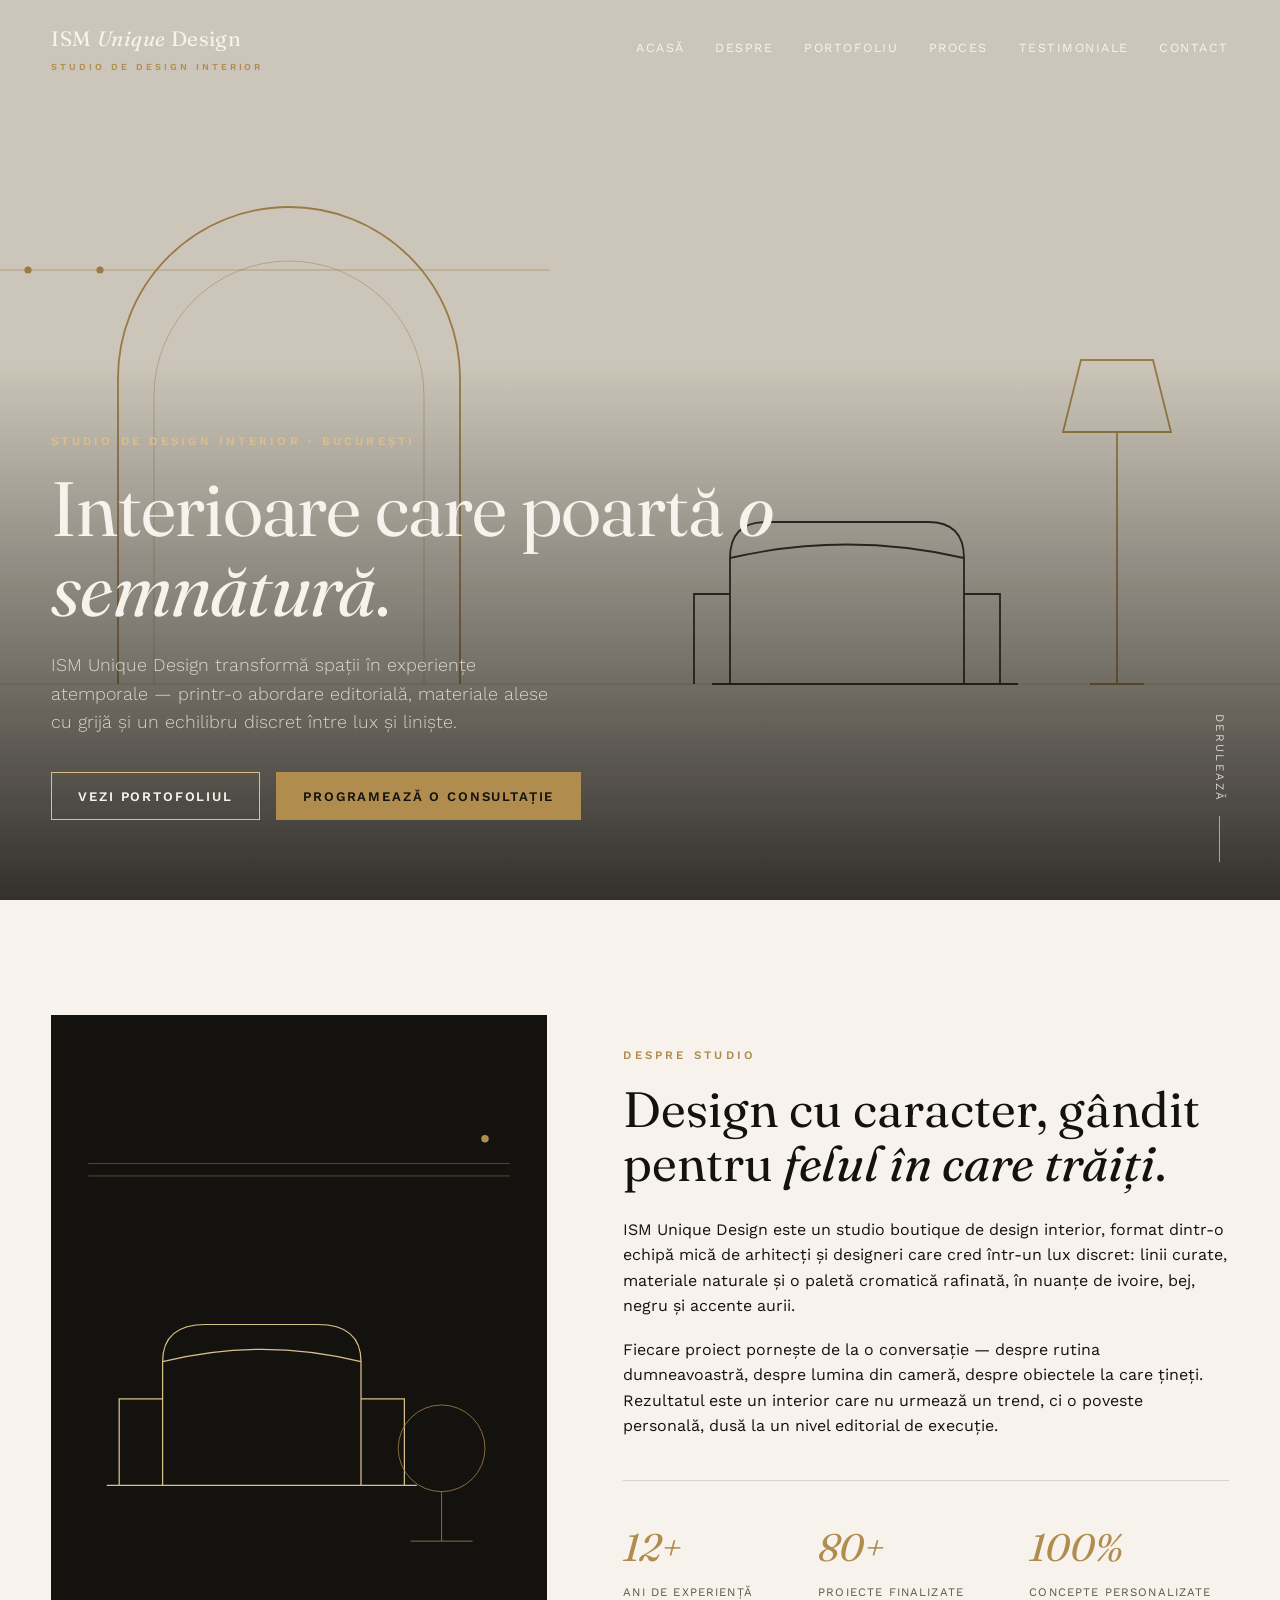
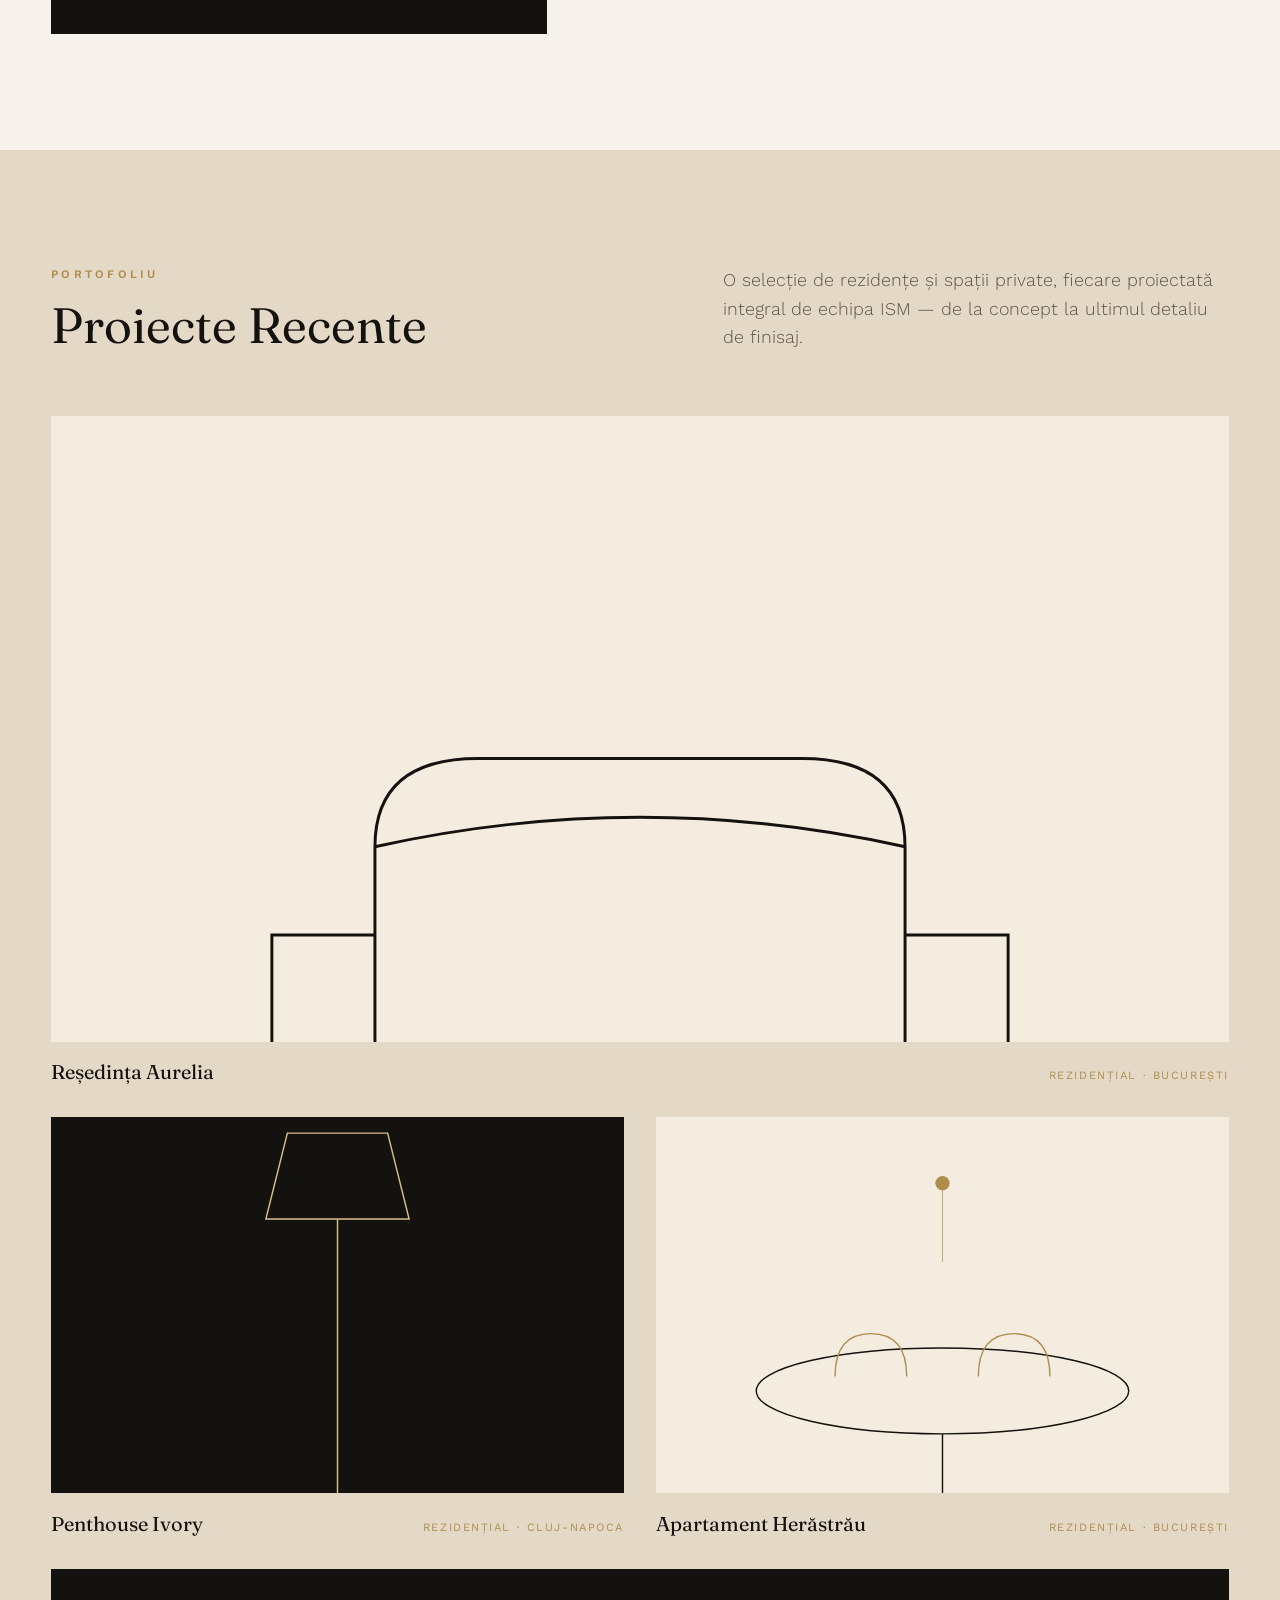
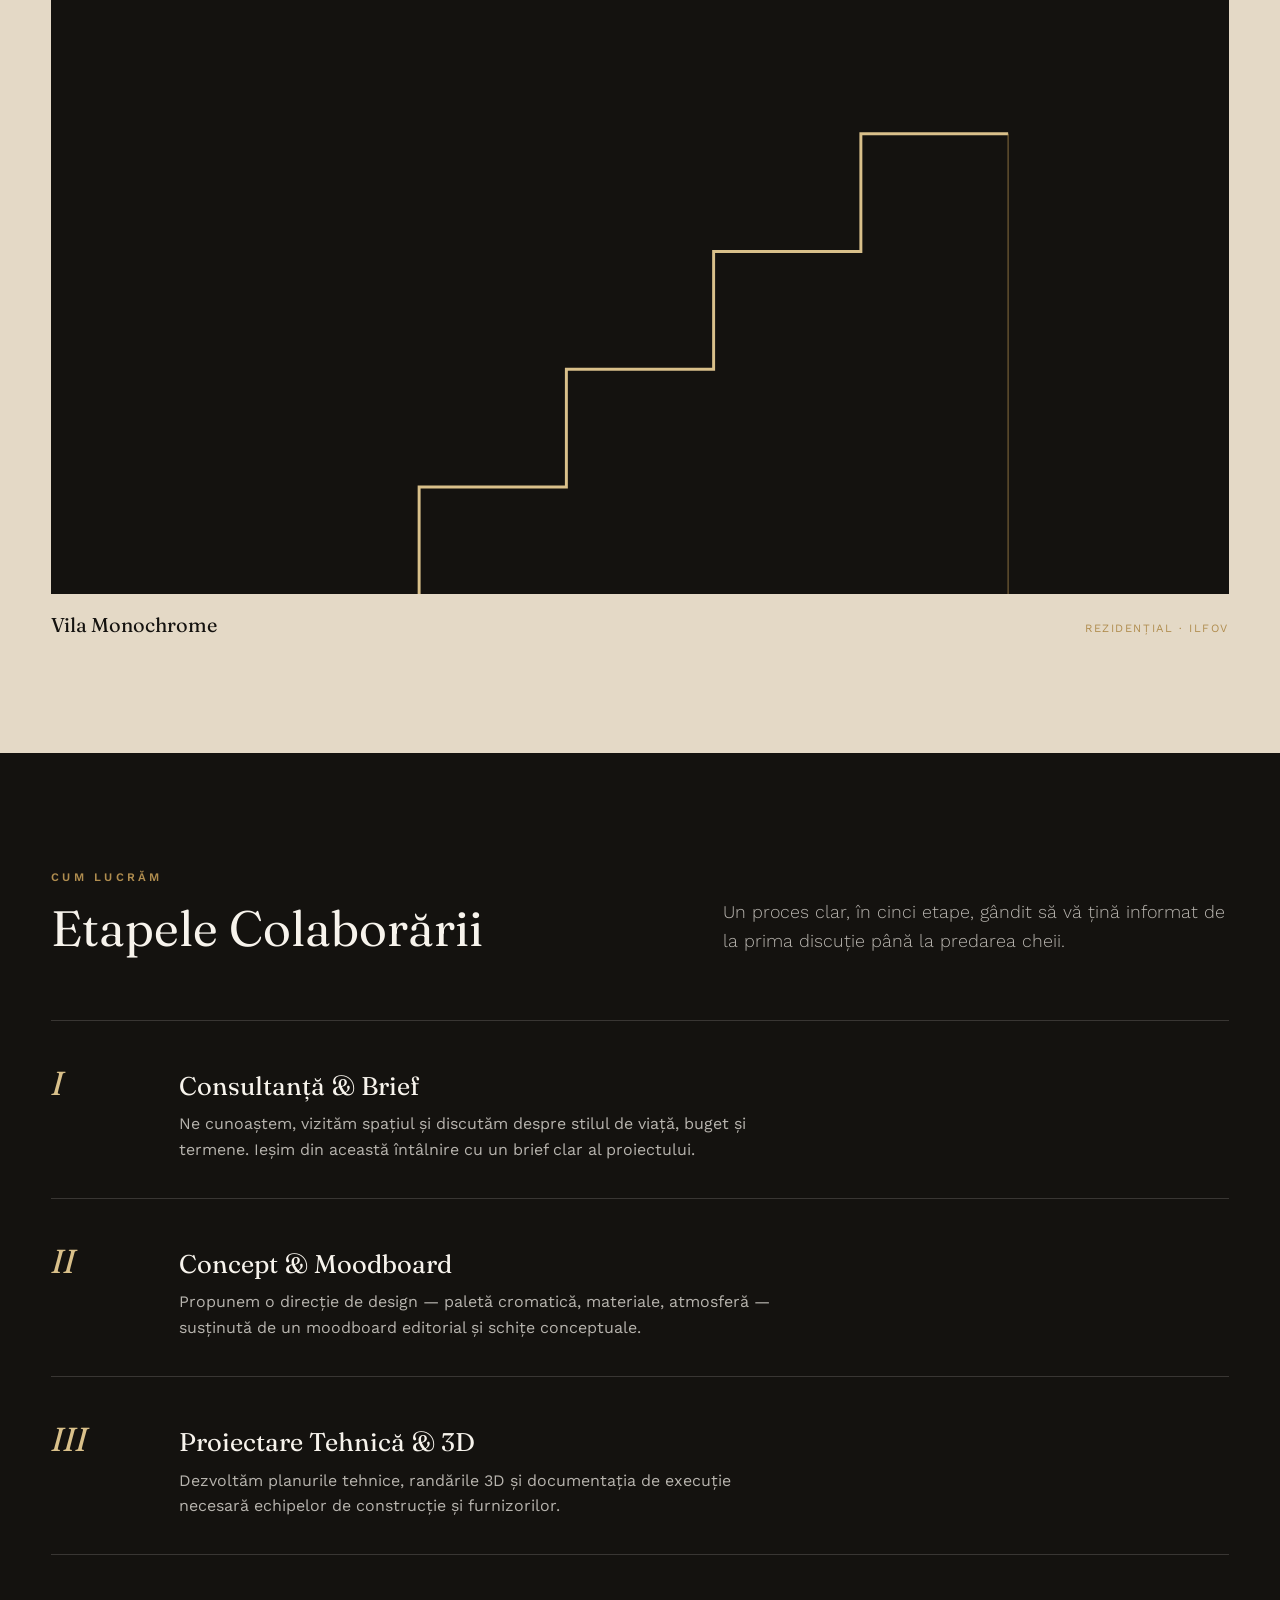
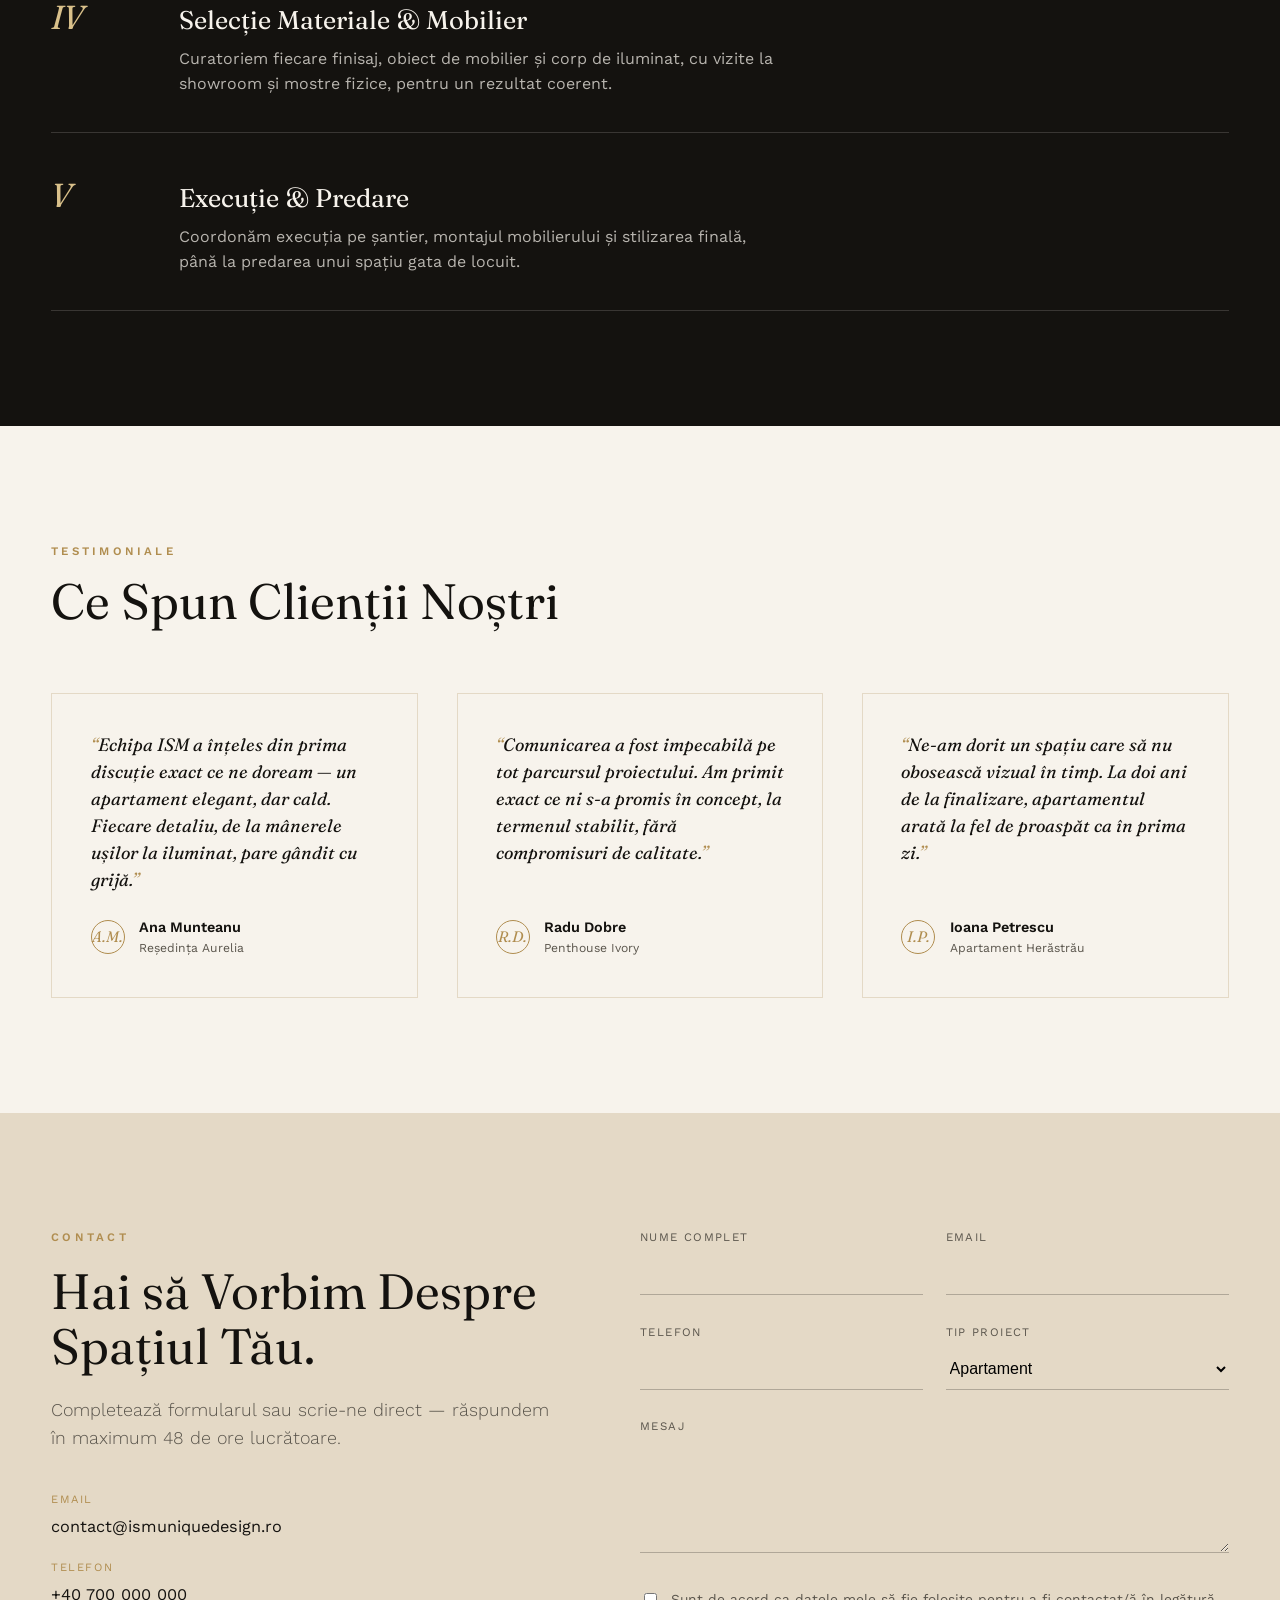
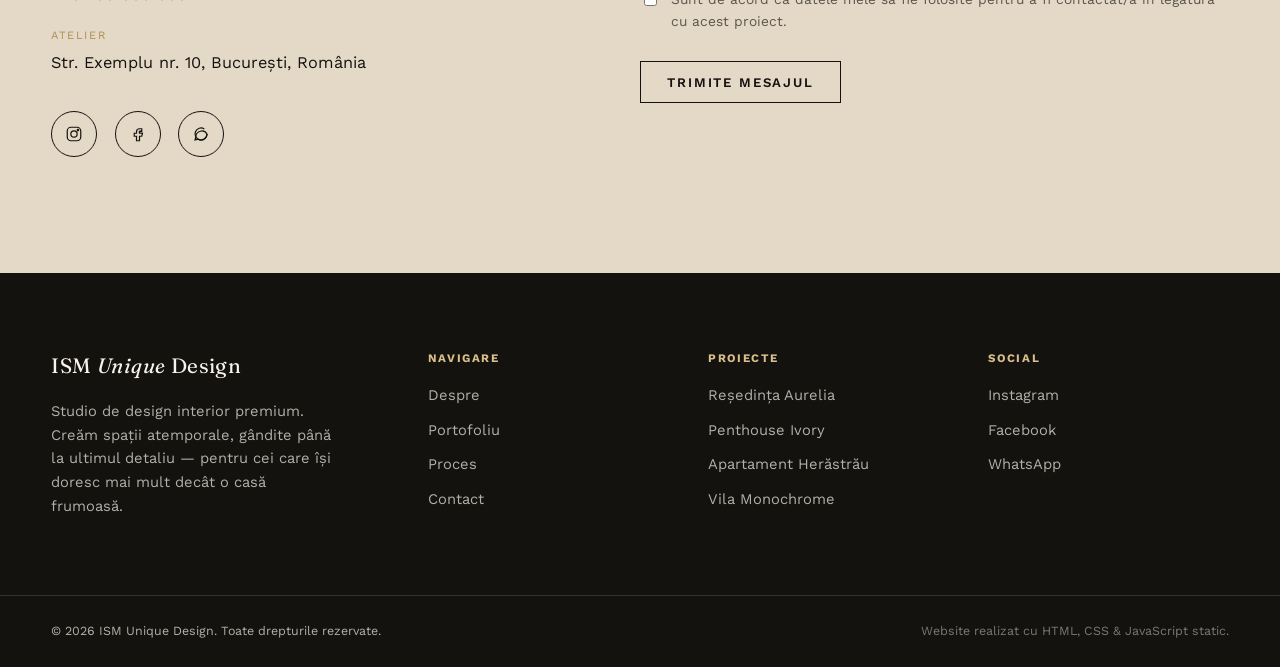
<file: index.html>
<!DOCTYPE html>
<html lang="ro">
<head>
<meta charset="UTF-8">
<meta name="viewport" content="width=device-width, initial-scale=1.0">
<title>ISM Unique Design — Studio de Design Interior</title>
<meta name="description" content="ISM Unique Design este un studio de design interior premium, specializat în interioare editoriale, atemporale, gândite în detaliu — de la concept la predarea cheii.">
<link rel="icon" type="image/svg+xml" href="images/favicon.svg">
<link rel="preconnect" href="https://fonts.googleapis.com">
<link rel="preconnect" href="https://fonts.gstatic.com" crossorigin>
<link href="https://fonts.googleapis.com/css2?family=Fraunces:ital,opsz,wght@0,9..144,300;0,9..144,380;0,9..144,500;1,9..144,400&family=Work+Sans:wght@300;400;500;600&display=swap" rel="stylesheet">
<link rel="stylesheet" href="style.css">
</head>
<body>

<a class="skip-link" href="#main" style="position:absolute;left:-999px;top:auto;">Sari la conținut</a>

<header class="site-header" id="siteHeader">
  <div class="wrap">
    <a href="index.html" class="brand">ISM <em>Unique</em> Design<small>Studio de Design Interior</small></a>
    <nav>
      <ul class="nav-links" id="navLinks">
        <li><a class="link-underline" href="#acasa">Acasă</a></li>
        <li><a class="link-underline" href="#despre">Despre</a></li>
        <li><a class="link-underline" href="#portofoliu">Portofoliu</a></li>
        <li><a class="link-underline" href="#proces">Proces</a></li>
        <li><a class="link-underline" href="#testimoniale">Testimoniale</a></li>
        <li><a class="link-underline" href="#contact">Contact</a></li>
      </ul>
    </nav>
    <button class="nav-toggle" id="navToggle" aria-label="Deschide meniul" aria-expanded="false" aria-controls="navLinks">
      <span></span><span></span><span></span>
    </button>
  </div>
</header>

<main id="main">

  <!-- 1. HERO -->
  <section class="hero" id="acasa">
    <div class="hero-media">
      <img src="images/hero-main.svg" alt="Interior editorial cu fotoliu, lampă de podea și fereastră arcuită, în tonuri de ivoire și auriu">
    </div>
    <div class="wrap hero-content">
      <span class="eyebrow">Studio de Design Interior · București</span>
      <h1>Interioare care poartă&nbsp;<em>o semnătură</em>.</h1>
      <p class="lede">ISM Unique Design transformă spații în experiențe atemporale — printr-o abordare editorială, materiale alese cu grijă și un echilibru discret între lux și liniște.</p>
      <div class="hero-actions">
        <a href="#portofoliu" class="btn btn-light">Vezi Portofoliul</a>
        <a href="#contact" class="btn btn-gold">Programează o Consultație</a>
      </div>
    </div>
    <span class="hero-scroll">Derulează</span>
  </section>

  <!-- 2. DESPRE -->
  <section class="section-pad" id="despre">
    <div class="wrap about-grid">
      <figure class="about-media reveal">
        <img src="images/about-portrait.svg" alt="Colț de living cu fotoliu și lampă circulară, ilustrație editorială pe fundal negru">
      </figure>
      <div class="about-text">
        <span class="eyebrow reveal">Despre Studio</span>
        <h2 class="reveal reveal-delay-1">Design cu caracter, gândit pentru <em>felul în care trăiți</em>.</h2>
        <p class="reveal reveal-delay-2">ISM Unique Design este un studio boutique de design interior, format dintr-o echipă mică de arhitecți și designeri care cred într-un lux discret: linii curate, materiale naturale și o paletă cromatică rafinată, în nuanțe de ivoire, bej, negru și accente aurii.</p>
        <p class="reveal reveal-delay-2">Fiecare proiect pornește de la o conversație — despre rutina dumneavoastră, despre lumina din cameră, despre obiectele la care țineți. Rezultatul este un interior care nu urmează un trend, ci o poveste personală, dusă la un nivel editorial de execuție.</p>
        <div class="about-stats reveal reveal-delay-3">
          <div><span class="num">12+</span><span class="label">Ani de Experiență</span></div>
          <div><span class="num">80+</span><span class="label">Proiecte Finalizate</span></div>
          <div><span class="num">100%</span><span class="label">Concepte Personalizate</span></div>
        </div>
      </div>
    </div>
  </section>

  <!-- 3. PORTOFOLIU -->
  <section class="section-pad on-bej" id="portofoliu">
    <div class="wrap">
      <div class="section-head reveal">
        <div>
          <span class="eyebrow">Portofoliu</span>
          <h2>Proiecte Recente</h2>
        </div>
        <p class="lede">O selecție de rezidențe și spații private, fiecare proiectată integral de echipa ISM — de la concept la ultimul detaliu de finisaj.</p>
      </div>

      <div class="portfolio-grid">

        <a class="project-card reveal" href="projects/proiect-1.html">
          <div class="card-media">
            <img src="images/motif-armchair-ivory.svg" alt="Living cu fotoliu sculptural, Reședința Aurelia">
            <span class="card-view">Vezi Proiectul →</span>
          </div>
          <div class="card-caption">
            <h3>Reședința Aurelia</h3>
            <span class="cat">Rezidențial · București</span>
          </div>
        </a>

        <a class="project-card reveal reveal-delay-1" href="projects/proiect-2.html">
          <div class="card-media">
            <img src="images/motif-lamp-black.svg" alt="Colț de citit cu lampă de podea, Penthouse Ivory">
            <span class="card-view">Vezi Proiectul →</span>
          </div>
          <div class="card-caption">
            <h3>Penthouse Ivory</h3>
            <span class="cat">Rezidențial · Cluj-Napoca</span>
          </div>
        </a>

        <a class="project-card reveal reveal-delay-2" href="projects/proiect-3.html">
          <div class="card-media">
            <img src="images/motif-table-ivory.svg" alt="Zonă de dining, Apartament Herăstrău">
            <span class="card-view">Vezi Proiectul →</span>
          </div>
          <div class="card-caption">
            <h3>Apartament Herăstrău</h3>
            <span class="cat">Rezidențial · București</span>
          </div>
        </a>

        <a class="project-card reveal" href="projects/proiect-4.html">
          <div class="card-media">
            <img src="images/motif-staircase-black.svg" alt="Scară interioară sculpturală, Vila Monochrome">
            <span class="card-view">Vezi Proiectul →</span>
          </div>
          <div class="card-caption">
            <h3>Vila Monochrome</h3>
            <span class="cat">Rezidențial · Ilfov</span>
          </div>
        </a>

      </div>
    </div>
  </section>

  <!-- 6. ETAPELE COLABORĂRII -->
  <section class="section-pad on-dark" id="proces">
    <div class="wrap">
      <div class="section-head reveal">
        <div>
          <span class="eyebrow">Cum Lucrăm</span>
          <h2>Etapele Colaborării</h2>
        </div>
        <p class="lede">Un proces clar, în cinci etape, gândit să vă țină informat de la prima discuție până la predarea cheii.</p>
      </div>

      <div class="process-list">
        <div class="process-item reveal">
          <span class="process-num">I</span>
          <div class="process-body">
            <h3>Consultanță &amp; Brief</h3>
            <p>Ne cunoaștem, vizităm spațiul și discutăm despre stilul de viață, buget și termene. Ieșim din această întâlnire cu un brief clar al proiectului.</p>
          </div>
        </div>
        <div class="process-item reveal">
          <span class="process-num">II</span>
          <div class="process-body">
            <h3>Concept &amp; Moodboard</h3>
            <p>Propunem o direcție de design — paletă cromatică, materiale, atmosferă — susținută de un moodboard editorial și schițe conceptuale.</p>
          </div>
        </div>
        <div class="process-item reveal">
          <span class="process-num">III</span>
          <div class="process-body">
            <h3>Proiectare Tehnică &amp; 3D</h3>
            <p>Dezvoltăm planurile tehnice, randările 3D și documentația de execuție necesară echipelor de construcție și furnizorilor.</p>
          </div>
        </div>
        <div class="process-item reveal">
          <span class="process-num">IV</span>
          <div class="process-body">
            <h3>Selecție Materiale &amp; Mobilier</h3>
            <p>Curatoriem fiecare finisaj, obiect de mobilier și corp de iluminat, cu vizite la showroom și mostre fizice, pentru un rezultat coerent.</p>
          </div>
        </div>
        <div class="process-item reveal">
          <span class="process-num">V</span>
          <div class="process-body">
            <h3>Execuție &amp; Predare</h3>
            <p>Coordonăm execuția pe șantier, montajul mobilierului și stilizarea finală, până la predarea unui spațiu gata de locuit.</p>
          </div>
        </div>
      </div>
    </div>
  </section>

  <!-- 7. TESTIMONIALE -->
  <section class="section-pad" id="testimoniale">
    <div class="wrap">
      <div class="section-head reveal">
        <div>
          <span class="eyebrow">Testimoniale</span>
          <h2>Ce Spun Clienții Noștri</h2>
        </div>
      </div>

      <div class="testi-track">
        <div class="testi-card reveal">
          <p class="testi-quote">Echipa ISM a înțeles din prima discuție exact ce ne doream — un apartament elegant, dar cald. Fiecare detaliu, de la mânerele ușilor la iluminat, pare gândit cu grijă.</p>
          <div class="testi-who">
            <span class="testi-mark">A.M.</span>
            <div>
              <div class="testi-name">Ana Munteanu</div>
              <div class="testi-project">Reședința Aurelia</div>
            </div>
          </div>
        </div>
        <div class="testi-card reveal reveal-delay-1">
          <p class="testi-quote">Comunicarea a fost impecabilă pe tot parcursul proiectului. Am primit exact ce ni s-a promis în concept, la termenul stabilit, fără compromisuri de calitate.</p>
          <div class="testi-who">
            <span class="testi-mark">R.D.</span>
            <div>
              <div class="testi-name">Radu Dobre</div>
              <div class="testi-project">Penthouse Ivory</div>
            </div>
          </div>
        </div>
        <div class="testi-card reveal reveal-delay-2">
          <p class="testi-quote">Ne-am dorit un spațiu care să nu obosească vizual în timp. La doi ani de la finalizare, apartamentul arată la fel de proaspăt ca în prima zi.</p>
          <div class="testi-who">
            <span class="testi-mark">I.P.</span>
            <div>
              <div class="testi-name">Ioana Petrescu</div>
              <div class="testi-project">Apartament Herăstrău</div>
            </div>
          </div>
        </div>
      </div>
    </div>
  </section>

  <!-- 8 & 9. CONTACT + LINKURI SOCIALE -->
  <section class="section-pad on-bej" id="contact">
    <div class="wrap contact-grid">
      <div class="contact-info reveal">
        <span class="eyebrow">Contact</span>
        <h2>Hai să Vorbim Despre Spațiul Tău.</h2>
        <p class="lede">Completează formularul sau scrie-ne direct — răspundem în maximum 48 de ore lucrătoare.</p>

        <dl class="contact-details">
          <div>
            <dt>Email</dt>
            <dd><a class="link-underline" href="mailto:contact@ismuniquedesign.ro">contact@ismuniquedesign.ro</a></dd>
          </div>
          <div>
            <dt>Telefon</dt>
            <dd><a class="link-underline" href="tel:+40700000000">+40 700 000 000</a></dd>
          </div>
          <div>
            <dt>Atelier</dt>
            <dd>Str. Exemplu nr. 10, București, România</dd>
          </div>
        </dl>

        <div class="social-row">
          <a href="https://instagram.com/ismuniquedesign" target="_blank" rel="noopener" aria-label="ISM Unique Design pe Instagram">
            <svg viewBox="0 0 24 24" fill="none" stroke="currentColor" stroke-width="1.6"><rect x="3" y="3" width="18" height="18" rx="5"/><circle cx="12" cy="12" r="4.2"/><circle cx="17.3" cy="6.7" r="1"/></svg>
          </a>
          <a href="https://facebook.com/ismuniquedesign" target="_blank" rel="noopener" aria-label="ISM Unique Design pe Facebook">
            <svg viewBox="0 0 24 24" fill="none" stroke="currentColor" stroke-width="1.6"><path d="M14 9h3V5h-3c-2.2 0-4 1.8-4 4v2H7v4h3v6h4v-6h3l1-4h-4V9c0-.6.4-1 1-1z"/></svg>
          </a>
          <a href="https://wa.me/40700000000" target="_blank" rel="noopener" aria-label="Scrie-ne pe WhatsApp">
            <svg viewBox="0 0 24 24" fill="none" stroke="currentColor" stroke-width="1.6"><path d="M20 12a8 8 0 1 1-3.6-6.7"/><path d="M20 12a8 8 0 0 1-11.8 7L4 20l1.1-4A8 8 0 0 1 20 12Z"/></svg>
          </a>
        </div>
      </div>

      <form class="contact-form reveal reveal-delay-1" id="contactForm" novalidate>
        <div class="form-row">
          <div class="form-field">
            <label for="name">Nume complet</label>
            <input type="text" id="name" name="name" autocomplete="name" required>
          </div>
          <div class="form-field">
            <label for="email">Email</label>
            <input type="email" id="email" name="email" autocomplete="email" required>
          </div>
        </div>
        <div class="form-row">
          <div class="form-field">
            <label for="phone">Telefon</label>
            <input type="tel" id="phone" name="phone" autocomplete="tel">
          </div>
          <div class="form-field">
            <label for="projectType">Tip proiect</label>
            <select id="projectType" name="projectType">
              <option value="apartament">Apartament</option>
              <option value="casa">Casă / Vilă</option>
              <option value="birou">Spațiu Comercial</option>
              <option value="altul">Altul</option>
            </select>
          </div>
        </div>
        <div class="form-field">
          <label for="message">Mesaj</label>
          <textarea id="message" name="message" rows="4" required></textarea>
        </div>
        <label class="form-consent">
          <input type="checkbox" id="consent" name="consent" required>
          Sunt de acord ca datele mele să fie folosite pentru a fi contactat/ă în legătură cu acest proiect.
        </label>
        <button type="submit" class="btn btn-dark">Trimite Mesajul</button>
        <p class="form-status" id="formStatus" role="status" aria-live="polite"></p>
      </form>
    </div>
  </section>

</main>

<!-- 10. FOOTER -->
<footer class="site-footer">
  <div class="wrap footer-top">
    <div class="footer-brand">
      <a href="index.html" class="brand">ISM <em>Unique</em> Design</a>
      <p>Studio de design interior premium. Creăm spații atemporale, gândite până la ultimul detaliu — pentru cei care își doresc mai mult decât o casă frumoasă.</p>
    </div>
    <div class="footer-col">
      <h4>Navigare</h4>
      <ul>
        <li><a class="link-underline" href="#despre">Despre</a></li>
        <li><a class="link-underline" href="#portofoliu">Portofoliu</a></li>
        <li><a class="link-underline" href="#proces">Proces</a></li>
        <li><a class="link-underline" href="#contact">Contact</a></li>
      </ul>
    </div>
    <div class="footer-col">
      <h4>Proiecte</h4>
      <ul>
        <li><a class="link-underline" href="projects/proiect-1.html">Reședința Aurelia</a></li>
        <li><a class="link-underline" href="projects/proiect-2.html">Penthouse Ivory</a></li>
        <li><a class="link-underline" href="projects/proiect-3.html">Apartament Herăstrău</a></li>
        <li><a class="link-underline" href="projects/proiect-4.html">Vila Monochrome</a></li>
      </ul>
    </div>
    <div class="footer-col">
      <h4>Social</h4>
      <ul>
        <li><a class="link-underline" href="https://instagram.com/ismuniquedesign" target="_blank" rel="noopener">Instagram</a></li>
        <li><a class="link-underline" href="https://facebook.com/ismuniquedesign" target="_blank" rel="noopener">Facebook</a></li>
        <li><a class="link-underline" href="https://wa.me/40700000000" target="_blank" rel="noopener">WhatsApp</a></li>
      </ul>
    </div>
  </div>
  <div class="wrap footer-bottom">
    <span>© <span id="year"></span> ISM Unique Design. Toate drepturile rezervate.</span>
    <span class="made">Website realizat cu HTML, CSS &amp; JavaScript static.</span>
  </div>
</footer>

<button class="to-top" id="toTop" aria-label="Înapoi sus">↑</button>

<script src="script.js"></script>
</body>
</html>
</file>
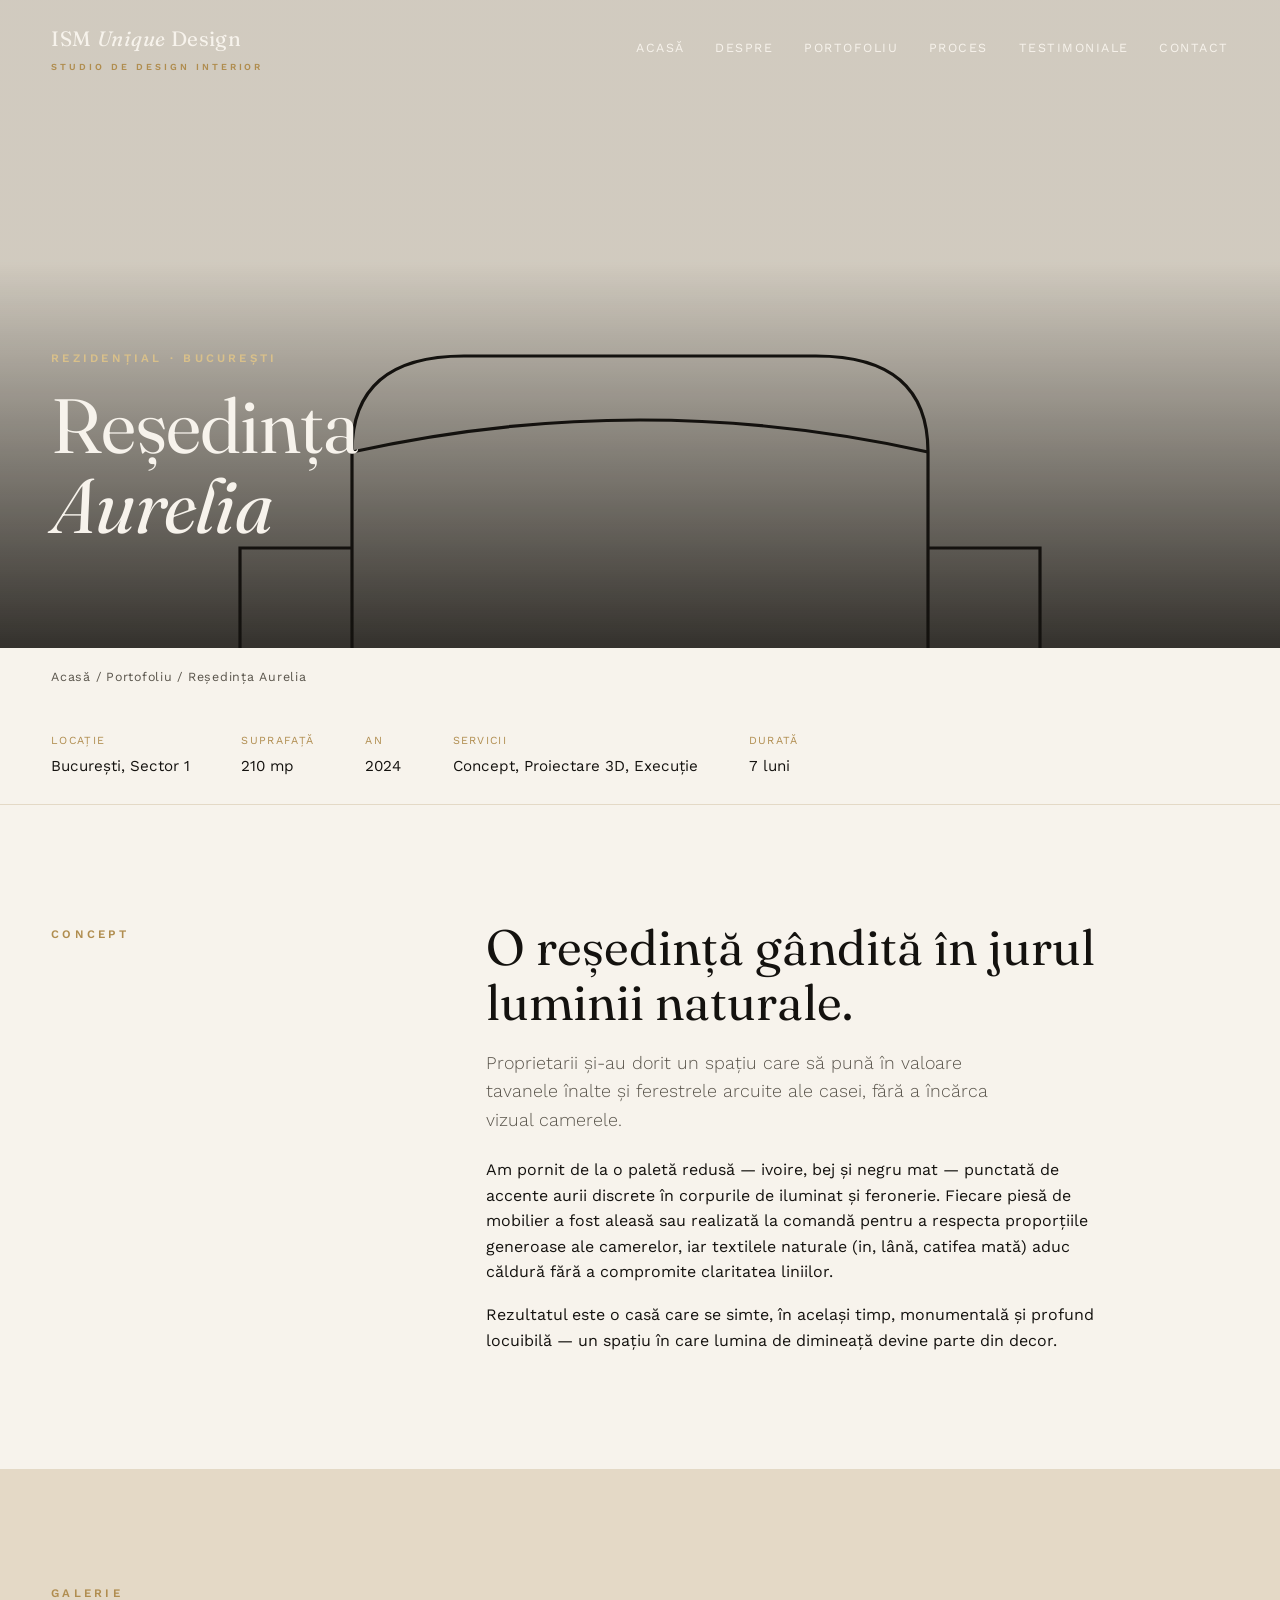
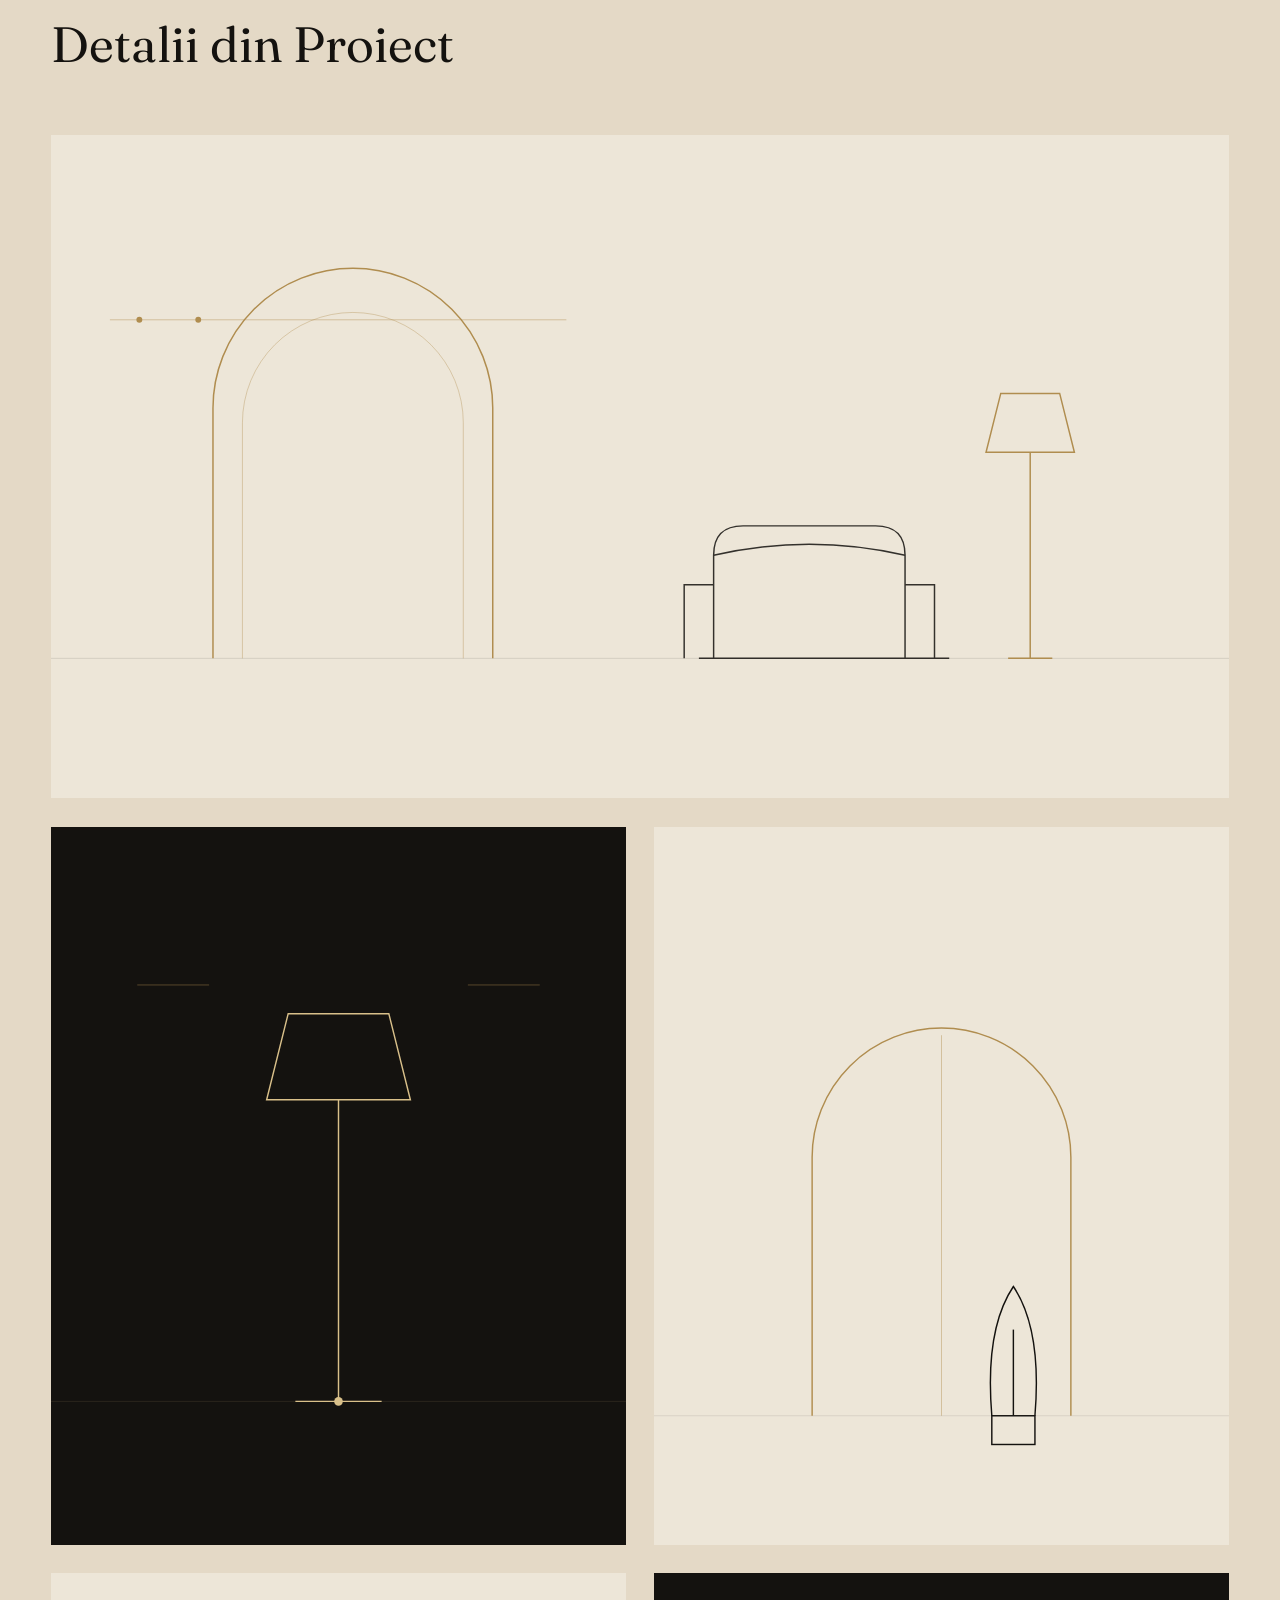
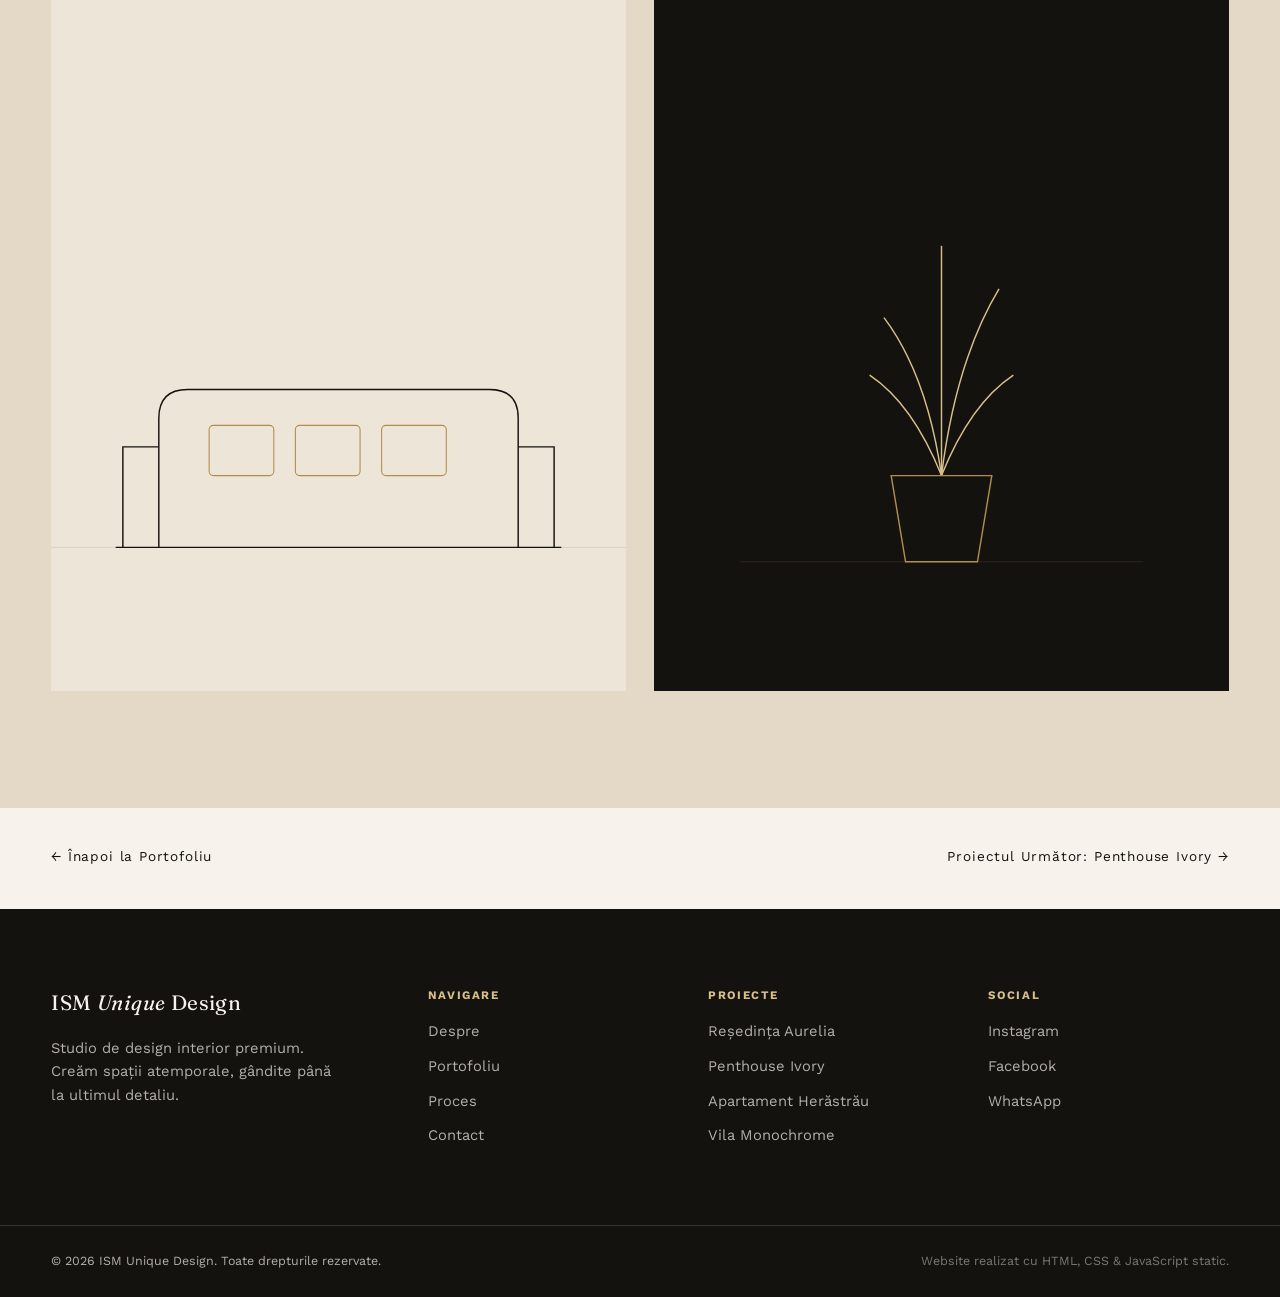
<file: projects/proiect-1.html>
<!DOCTYPE html>
<html lang="ro">
<head>
<meta charset="UTF-8">
<meta name="viewport" content="width=device-width, initial-scale=1.0">
<title>Reședința Aurelia — ISM Unique Design</title>
<meta name="description" content="Reședința Aurelia — un proiect rezidențial ISM Unique Design în București, cu accente calde de auriu și materiale naturale.">
<link rel="icon" type="image/svg+xml" href="../images/favicon.svg">
<link rel="preconnect" href="https://fonts.googleapis.com">
<link rel="preconnect" href="https://fonts.gstatic.com" crossorigin>
<link href="https://fonts.googleapis.com/css2?family=Fraunces:ital,opsz,wght@0,9..144,300;0,9..144,380;0,9..144,500;1,9..144,400&family=Work+Sans:wght@300;400;500;600&display=swap" rel="stylesheet">
<link rel="stylesheet" href="../style.css">
</head>
<body>

<header class="site-header" id="siteHeader">
  <div class="wrap">
    <a href="../index.html" class="brand">ISM <em>Unique</em> Design<small>Studio de Design Interior</small></a>
    <nav>
      <ul class="nav-links" id="navLinks">
        <li><a class="link-underline" href="../index.html#acasa">Acasă</a></li>
        <li><a class="link-underline" href="../index.html#despre">Despre</a></li>
        <li><a class="link-underline" href="../index.html#portofoliu">Portofoliu</a></li>
        <li><a class="link-underline" href="../index.html#proces">Proces</a></li>
        <li><a class="link-underline" href="../index.html#testimoniale">Testimoniale</a></li>
        <li><a class="link-underline" href="../index.html#contact">Contact</a></li>
      </ul>
    </nav>
    <button class="nav-toggle" id="navToggle" aria-label="Deschide meniul" aria-expanded="false" aria-controls="navLinks">
      <span></span><span></span><span></span>
    </button>
  </div>
</header>

<main id="main">

  <section class="project-hero">
    <div class="hero-media">
      <img src="../images/motif-armchair-ivory.svg" alt="Living cu fotoliu sculptural, Reședința Aurelia">
    </div>
    <div class="wrap hero-content">
      <span class="eyebrow">Rezidențial · București</span>
      <h1>Reședința<br><em>Aurelia</em></h1>
    </div>
  </section>

  <div class="wrap breadcrumb" style="padding-block:1.2rem;">
    <a class="link-underline" href="../index.html">Acasă</a> / <a class="link-underline" href="../index.html#portofoliu">Portofoliu</a> / Reședința Aurelia
  </div>

  <section class="project-meta-bar">
    <dl class="wrap" style="display:flex;flex-wrap:wrap;gap:clamp(1.5rem,4vw,3.5rem);padding-block:1.6rem;margin:0;">
      <div class="meta-item"><dt>Locație</dt><dd>București, Sector 1</dd></div>
      <div class="meta-item"><dt>Suprafață</dt><dd>210 mp</dd></div>
      <div class="meta-item"><dt>An</dt><dd>2024</dd></div>
      <div class="meta-item"><dt>Servicii</dt><dd>Concept, Proiectare 3D, Execuție</dd></div>
      <div class="meta-item"><dt>Durată</dt><dd>7 luni</dd></div>
    </dl>
  </section>

  <section class="section-pad">
    <div class="wrap project-intro">
      <div class="reveal">
        <span class="eyebrow">Concept</span>
      </div>
      <div class="reveal reveal-delay-1">
        <h2>O reședință gândită în jurul luminii naturale.</h2>
        <p class="lede" style="margin-top:1.2rem;">Proprietarii și-au dorit un spațiu care să pună în valoare tavanele înalte și ferestrele arcuite ale casei, fără a încărca vizual camerele.</p>
        <p style="margin-top:1.4rem; max-width: 62ch;">Am pornit de la o paletă redusă — ivoire, bej și negru mat — punctată de accente aurii discrete în corpurile de iluminat și feronerie. Fiecare piesă de mobilier a fost aleasă sau realizată la comandă pentru a respecta proporțiile generoase ale camerelor, iar textilele naturale (in, lână, catifea mată) aduc căldură fără a compromite claritatea liniilor.</p>
        <p style="margin-top:1.1rem; max-width: 62ch;">Rezultatul este o casă care se simte, în același timp, monumentală și profund locuibilă — un spațiu în care lumina de dimineață devine parte din decor.</p>
      </div>
    </div>
  </section>

  <section class="section-pad on-bej">
    <div class="wrap">
      <div class="section-head reveal">
        <div>
          <span class="eyebrow">Galerie</span>
          <h2>Detalii din Proiect</h2>
        </div>
      </div>
      <div class="project-gallery">
        <figure class="wide reveal"><img src="../images/hero-main.svg" alt="Zona de living cu fereastră arcuită, Reședința Aurelia"></figure>
        <figure class="reveal"><img src="../images/motif-lamp-black.svg" alt="Lampă de podea în colțul de citit"></figure>
        <figure class="reveal reveal-delay-1"><img src="../images/motif-window-ivory.svg" alt="Fereastră arcuită cu plantă"></figure>
        <figure class="reveal"><img src="../images/motif-sofa-ivory.svg" alt="Canapea cu perne texturate"></figure>
        <figure class="reveal reveal-delay-1"><img src="../images/motif-plant-black.svg" alt="Plantă în ghiveci ceramic"></figure>
      </div>
    </div>
  </section>

  <nav class="wrap project-nav">
    <a class="link-underline" href="../index.html#portofoliu">← Înapoi la Portofoliu</a>
    <a class="link-underline" href="proiect-2.html">Proiectul Următor: Penthouse Ivory →</a>
  </nav>

</main>

<footer class="site-footer">
  <div class="wrap footer-top">
    <div class="footer-brand">
      <a href="../index.html" class="brand">ISM <em>Unique</em> Design</a>
      <p>Studio de design interior premium. Creăm spații atemporale, gândite până la ultimul detaliu.</p>
    </div>
    <div class="footer-col">
      <h4>Navigare</h4>
      <ul>
        <li><a class="link-underline" href="../index.html#despre">Despre</a></li>
        <li><a class="link-underline" href="../index.html#portofoliu">Portofoliu</a></li>
        <li><a class="link-underline" href="../index.html#proces">Proces</a></li>
        <li><a class="link-underline" href="../index.html#contact">Contact</a></li>
      </ul>
    </div>
    <div class="footer-col">
      <h4>Proiecte</h4>
      <ul>
        <li><a class="link-underline" href="proiect-1.html">Reședința Aurelia</a></li>
        <li><a class="link-underline" href="proiect-2.html">Penthouse Ivory</a></li>
        <li><a class="link-underline" href="proiect-3.html">Apartament Herăstrău</a></li>
        <li><a class="link-underline" href="proiect-4.html">Vila Monochrome</a></li>
      </ul>
    </div>
    <div class="footer-col">
      <h4>Social</h4>
      <ul>
        <li><a class="link-underline" href="https://instagram.com/ismuniquedesign" target="_blank" rel="noopener">Instagram</a></li>
        <li><a class="link-underline" href="https://facebook.com/ismuniquedesign" target="_blank" rel="noopener">Facebook</a></li>
        <li><a class="link-underline" href="https://wa.me/40700000000" target="_blank" rel="noopener">WhatsApp</a></li>
      </ul>
    </div>
  </div>
  <div class="wrap footer-bottom">
    <span>© <span id="year"></span> ISM Unique Design. Toate drepturile rezervate.</span>
    <span class="made">Website realizat cu HTML, CSS &amp; JavaScript static.</span>
  </div>
</footer>

<button class="to-top" id="toTop" aria-label="Înapoi sus">↑</button>

<script src="../script.js"></script>
</body>
</html>
</file>
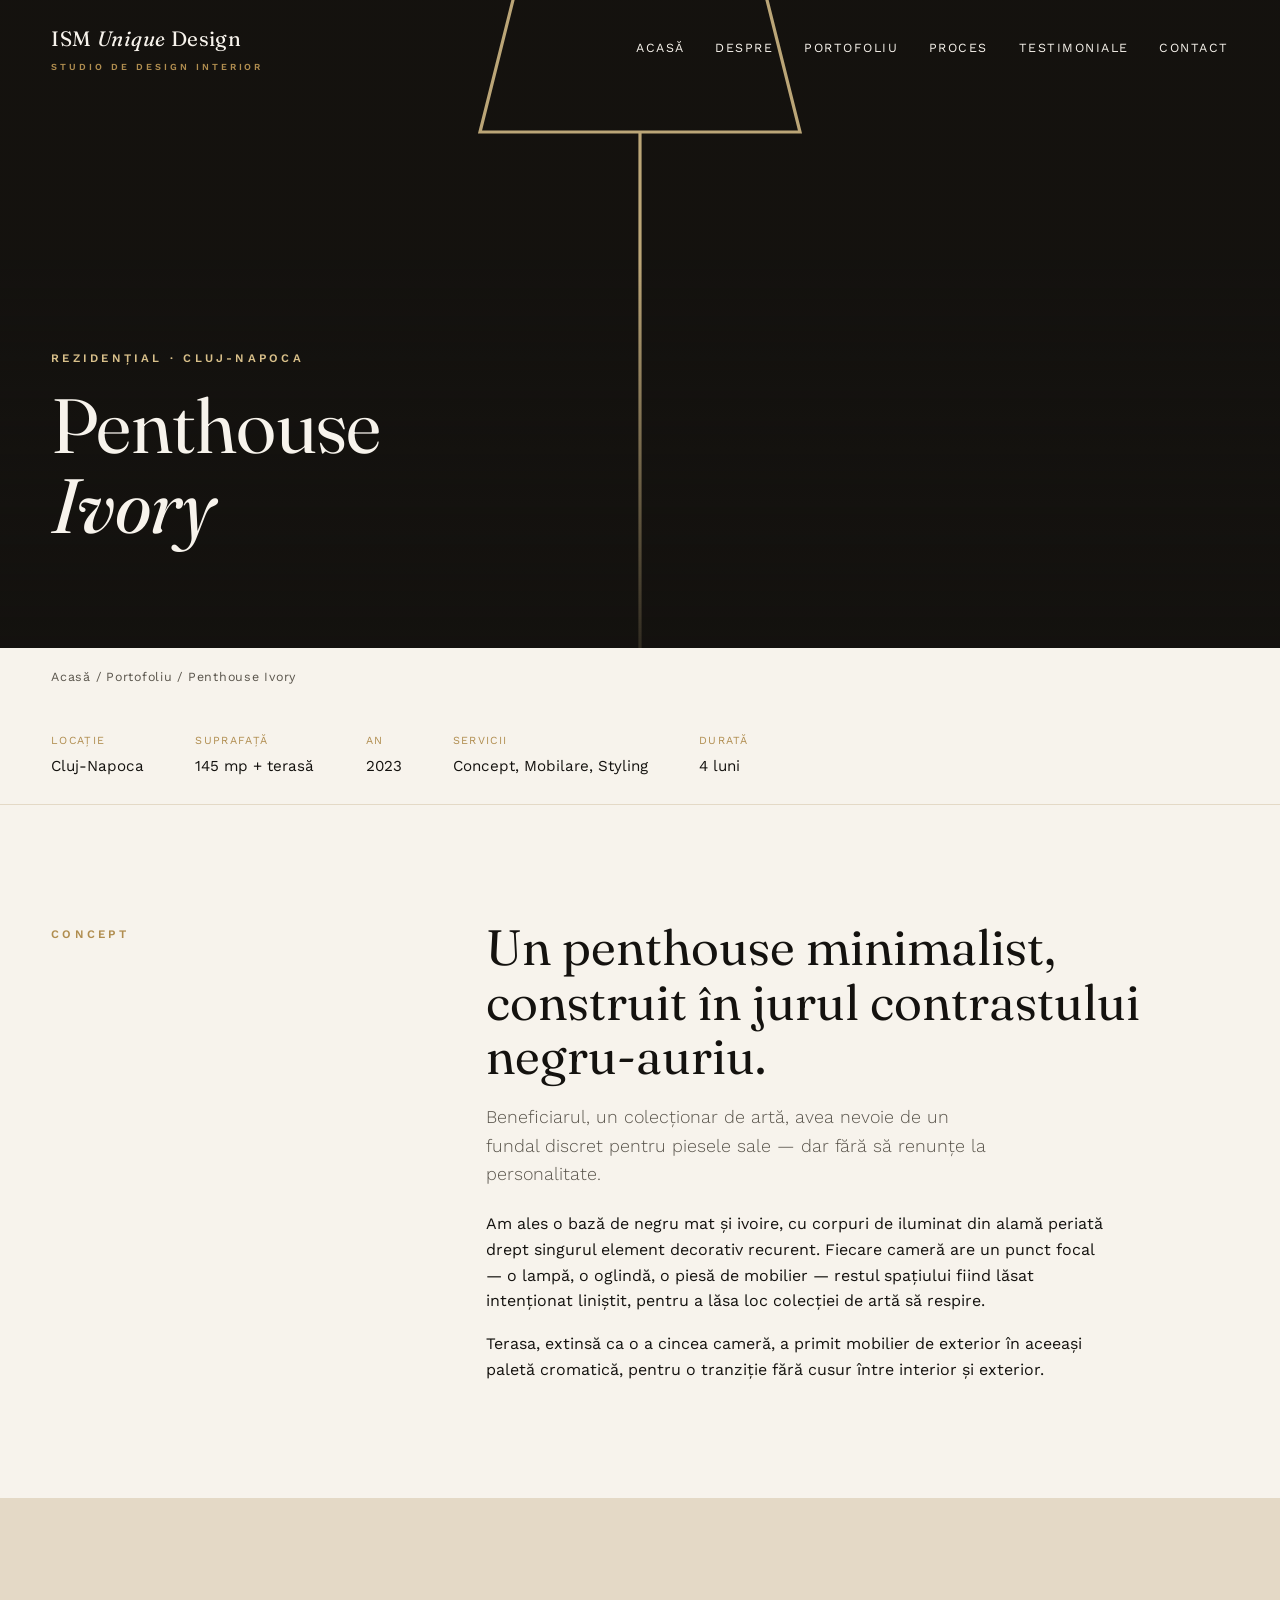
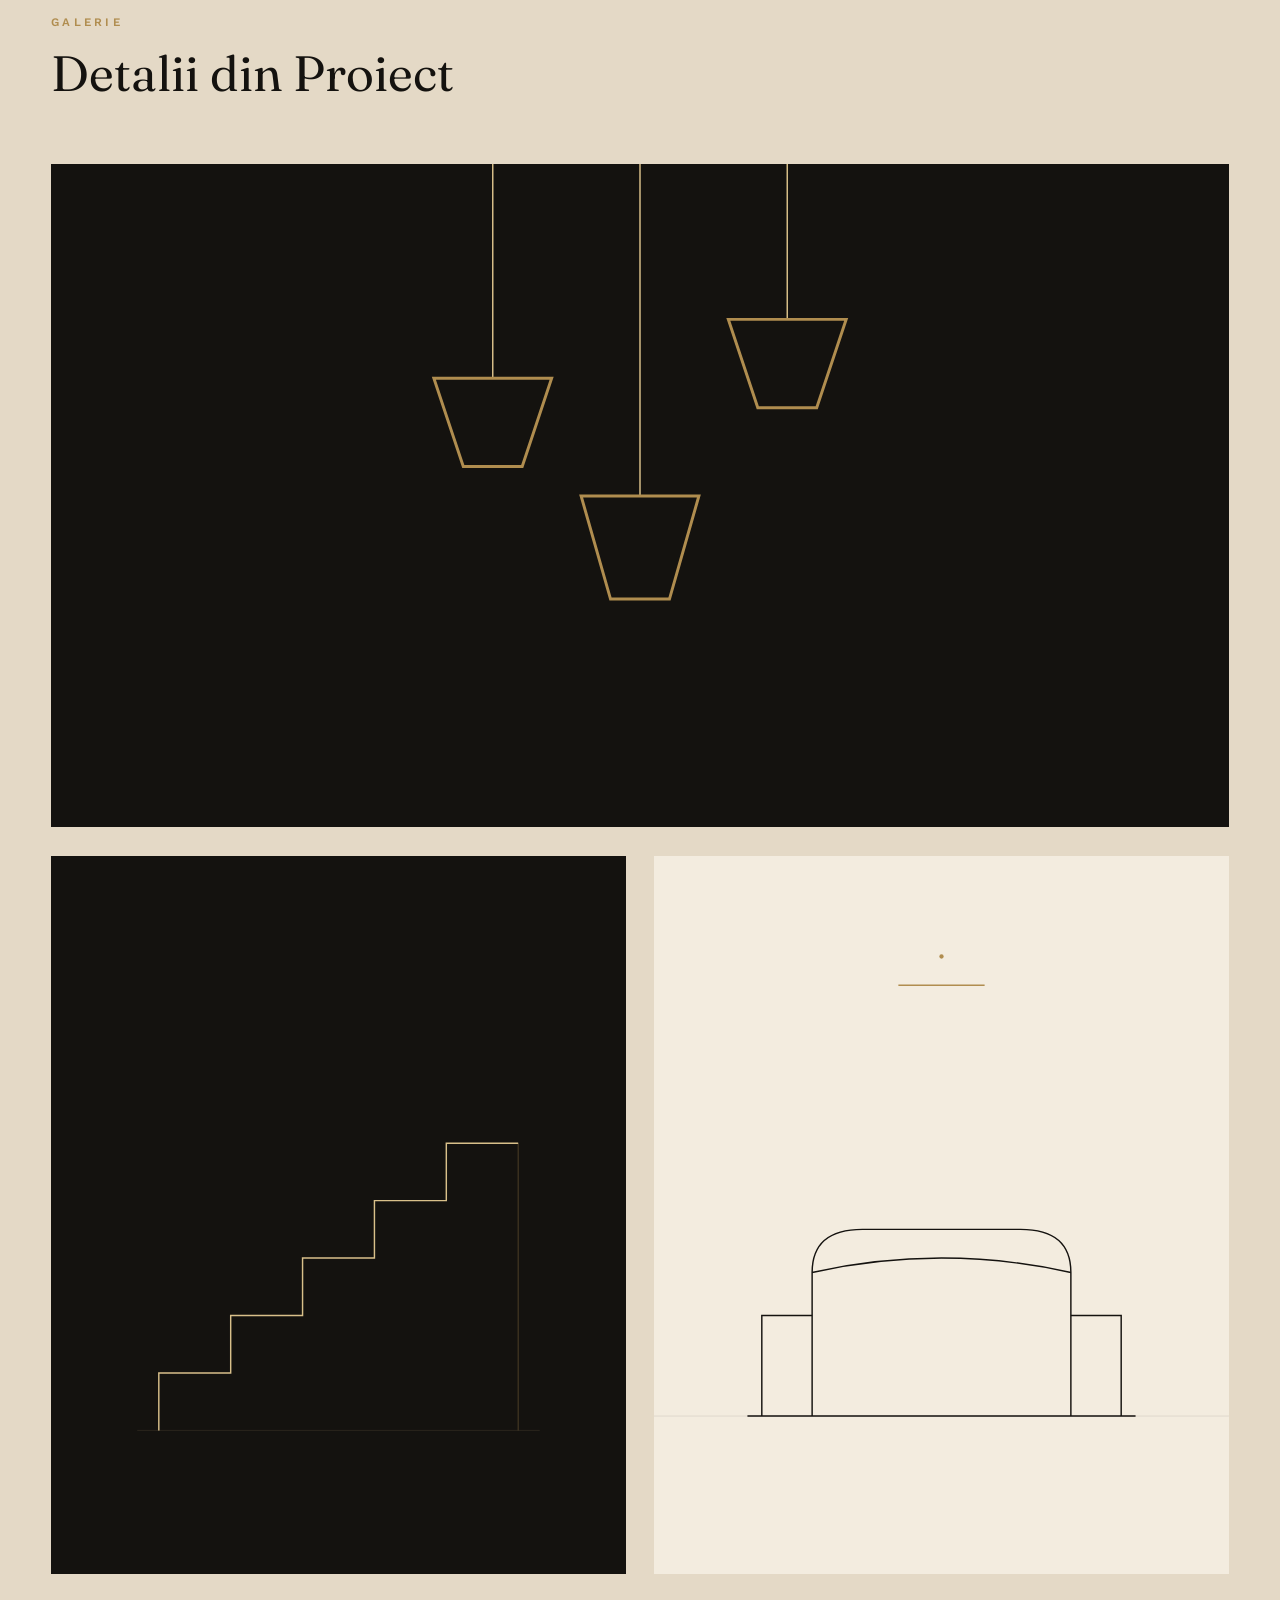
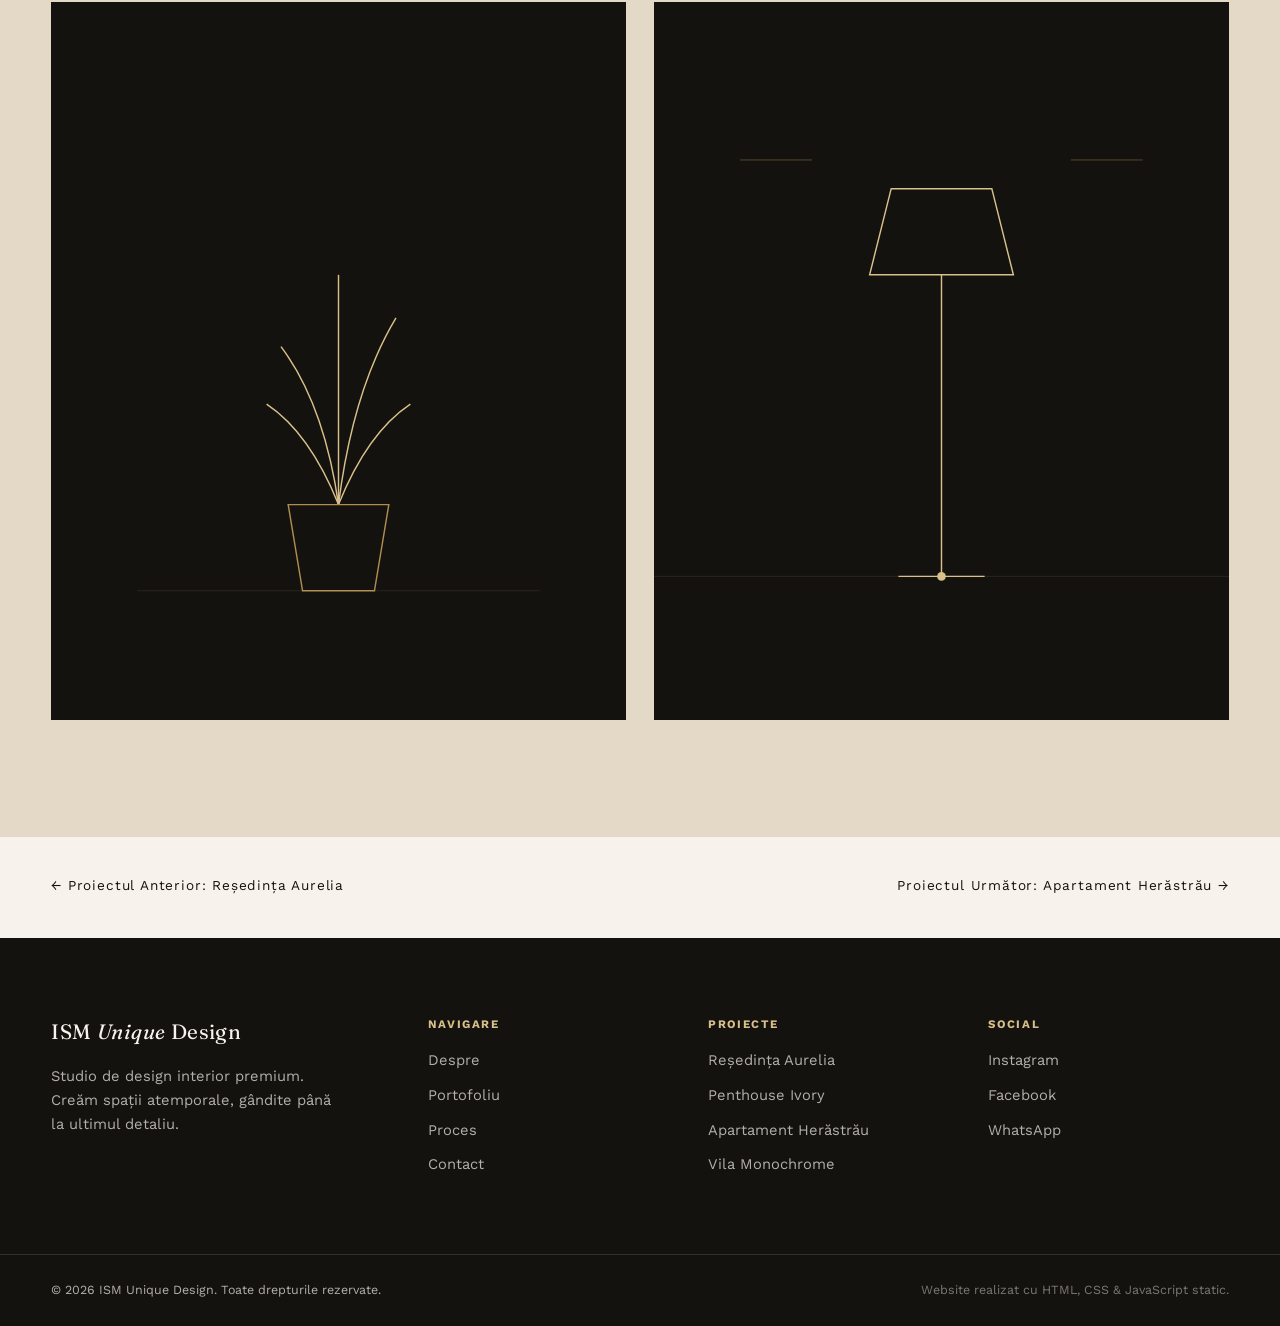
<file: projects/proiect-2.html>
<!DOCTYPE html>
<html lang="ro">
<head>
<meta charset="UTF-8">
<meta name="viewport" content="width=device-width, initial-scale=1.0">
<title>Penthouse Ivory — ISM Unique Design</title>
<meta name="description" content="Penthouse Ivory — un proiect rezidențial ISM Unique Design în Cluj-Napoca, cu accente minimaliste și corpuri de iluminat sculpturale.">
<link rel="icon" type="image/svg+xml" href="../images/favicon.svg">
<link rel="preconnect" href="https://fonts.googleapis.com">
<link rel="preconnect" href="https://fonts.gstatic.com" crossorigin>
<link href="https://fonts.googleapis.com/css2?family=Fraunces:ital,opsz,wght@0,9..144,300;0,9..144,380;0,9..144,500;1,9..144,400&family=Work+Sans:wght@300;400;500;600&display=swap" rel="stylesheet">
<link rel="stylesheet" href="../style.css">
</head>
<body>

<header class="site-header" id="siteHeader">
  <div class="wrap">
    <a href="../index.html" class="brand">ISM <em>Unique</em> Design<small>Studio de Design Interior</small></a>
    <nav>
      <ul class="nav-links" id="navLinks">
        <li><a class="link-underline" href="../index.html#acasa">Acasă</a></li>
        <li><a class="link-underline" href="../index.html#despre">Despre</a></li>
        <li><a class="link-underline" href="../index.html#portofoliu">Portofoliu</a></li>
        <li><a class="link-underline" href="../index.html#proces">Proces</a></li>
        <li><a class="link-underline" href="../index.html#testimoniale">Testimoniale</a></li>
        <li><a class="link-underline" href="../index.html#contact">Contact</a></li>
      </ul>
    </nav>
    <button class="nav-toggle" id="navToggle" aria-label="Deschide meniul" aria-expanded="false" aria-controls="navLinks">
      <span></span><span></span><span></span>
    </button>
  </div>
</header>

<main id="main">

  <section class="project-hero">
    <div class="hero-media">
      <img src="../images/motif-lamp-black.svg" alt="Lampă de podea sculpturală, Penthouse Ivory">
    </div>
    <div class="wrap hero-content">
      <span class="eyebrow">Rezidențial · Cluj-Napoca</span>
      <h1>Penthouse<br><em>Ivory</em></h1>
    </div>
  </section>

  <div class="wrap breadcrumb" style="padding-block:1.2rem;">
    <a class="link-underline" href="../index.html">Acasă</a> / <a class="link-underline" href="../index.html#portofoliu">Portofoliu</a> / Penthouse Ivory
  </div>

  <section class="project-meta-bar">
    <dl class="wrap" style="display:flex;flex-wrap:wrap;gap:clamp(1.5rem,4vw,3.5rem);padding-block:1.6rem;margin:0;">
      <div class="meta-item"><dt>Locație</dt><dd>Cluj-Napoca</dd></div>
      <div class="meta-item"><dt>Suprafață</dt><dd>145 mp + terasă</dd></div>
      <div class="meta-item"><dt>An</dt><dd>2023</dd></div>
      <div class="meta-item"><dt>Servicii</dt><dd>Concept, Mobilare, Styling</dd></div>
      <div class="meta-item"><dt>Durată</dt><dd>4 luni</dd></div>
    </dl>
  </section>

  <section class="section-pad">
    <div class="wrap project-intro">
      <div class="reveal">
        <span class="eyebrow">Concept</span>
      </div>
      <div class="reveal reveal-delay-1">
        <h2>Un penthouse minimalist, construit în jurul contrastului negru-auriu.</h2>
        <p class="lede" style="margin-top:1.2rem;">Beneficiarul, un colecționar de artă, avea nevoie de un fundal discret pentru piesele sale — dar fără să renunțe la personalitate.</p>
        <p style="margin-top:1.4rem; max-width: 62ch;">Am ales o bază de negru mat și ivoire, cu corpuri de iluminat din alamă periată drept singurul element decorativ recurent. Fiecare cameră are un punct focal — o lampă, o oglindă, o piesă de mobilier — restul spațiului fiind lăsat intenționat liniștit, pentru a lăsa loc colecției de artă să respire.</p>
        <p style="margin-top:1.1rem; max-width: 62ch;">Terasa, extinsă ca o a cincea cameră, a primit mobilier de exterior în aceeași paletă cromatică, pentru o tranziție fără cusur între interior și exterior.</p>
      </div>
    </div>
  </section>

  <section class="section-pad on-bej">
    <div class="wrap">
      <div class="section-head reveal">
        <div>
          <span class="eyebrow">Galerie</span>
          <h2>Detalii din Proiect</h2>
        </div>
      </div>
      <div class="project-gallery">
        <figure class="wide reveal"><img src="../images/motif-pendant-black.svg" alt="Corpuri de iluminat suspendate deasupra zonei de dining"></figure>
        <figure class="reveal"><img src="../images/motif-staircase-black.svg" alt="Scară interioară minimalistă"></figure>
        <figure class="reveal reveal-delay-1"><img src="../images/motif-armchair-ivory.svg" alt="Fotoliu în colțul de lectură"></figure>
        <figure class="reveal"><img src="../images/motif-plant-black.svg" alt="Plantă în ghiveci ceramic pe terasă"></figure>
        <figure class="reveal reveal-delay-1"><img src="../images/motif-lamp-black.svg" alt="Lampă de podea, detaliu"></figure>
      </div>
    </div>
  </section>

  <nav class="wrap project-nav">
    <a class="link-underline" href="proiect-1.html">← Proiectul Anterior: Reședința Aurelia</a>
    <a class="link-underline" href="proiect-3.html">Proiectul Următor: Apartament Herăstrău →</a>
  </nav>

</main>

<footer class="site-footer">
  <div class="wrap footer-top">
    <div class="footer-brand">
      <a href="../index.html" class="brand">ISM <em>Unique</em> Design</a>
      <p>Studio de design interior premium. Creăm spații atemporale, gândite până la ultimul detaliu.</p>
    </div>
    <div class="footer-col">
      <h4>Navigare</h4>
      <ul>
        <li><a class="link-underline" href="../index.html#despre">Despre</a></li>
        <li><a class="link-underline" href="../index.html#portofoliu">Portofoliu</a></li>
        <li><a class="link-underline" href="../index.html#proces">Proces</a></li>
        <li><a class="link-underline" href="../index.html#contact">Contact</a></li>
      </ul>
    </div>
    <div class="footer-col">
      <h4>Proiecte</h4>
      <ul>
        <li><a class="link-underline" href="proiect-1.html">Reședința Aurelia</a></li>
        <li><a class="link-underline" href="proiect-2.html">Penthouse Ivory</a></li>
        <li><a class="link-underline" href="proiect-3.html">Apartament Herăstrău</a></li>
        <li><a class="link-underline" href="proiect-4.html">Vila Monochrome</a></li>
      </ul>
    </div>
    <div class="footer-col">
      <h4>Social</h4>
      <ul>
        <li><a class="link-underline" href="https://instagram.com/ismuniquedesign" target="_blank" rel="noopener">Instagram</a></li>
        <li><a class="link-underline" href="https://facebook.com/ismuniquedesign" target="_blank" rel="noopener">Facebook</a></li>
        <li><a class="link-underline" href="https://wa.me/40700000000" target="_blank" rel="noopener">WhatsApp</a></li>
      </ul>
    </div>
  </div>
  <div class="wrap footer-bottom">
    <span>© <span id="year"></span> ISM Unique Design. Toate drepturile rezervate.</span>
    <span class="made">Website realizat cu HTML, CSS &amp; JavaScript static.</span>
  </div>
</footer>

<button class="to-top" id="toTop" aria-label="Înapoi sus">↑</button>

<script src="../script.js"></script>
</body>
</html>
</file>
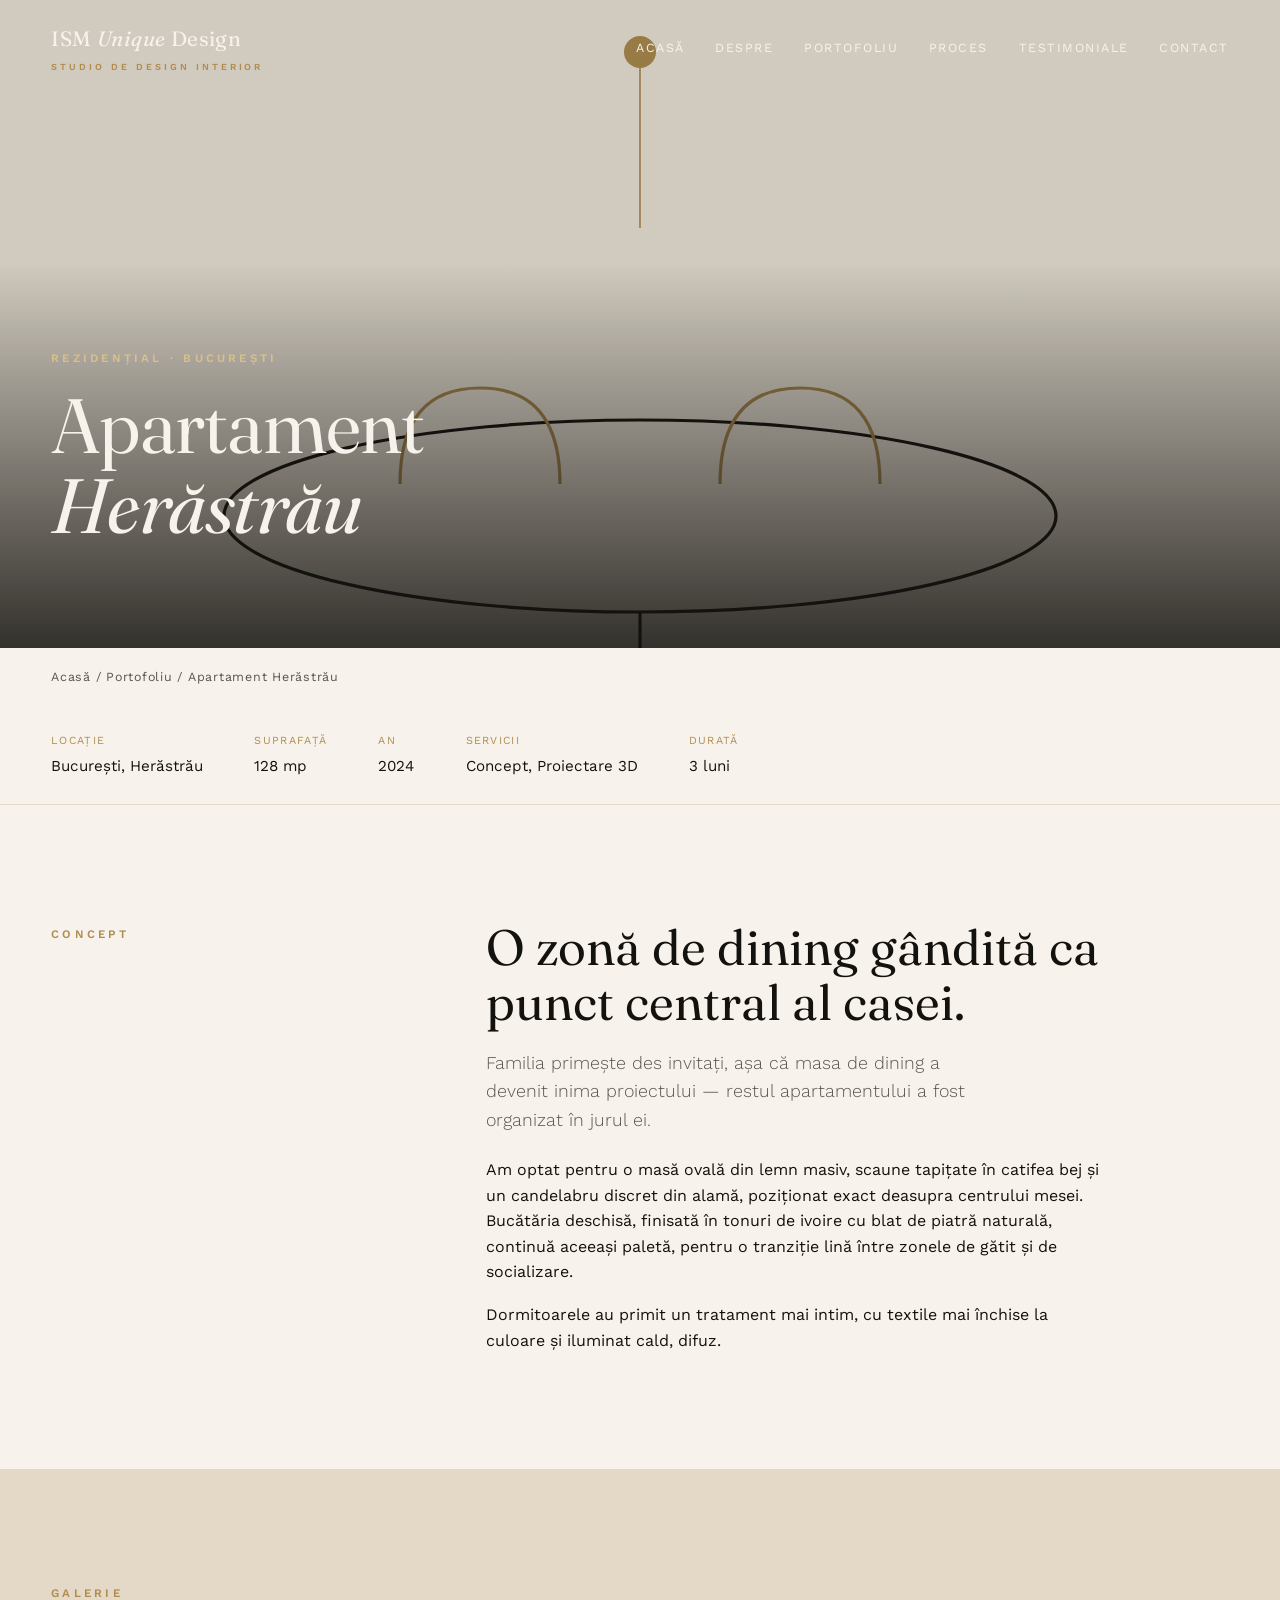
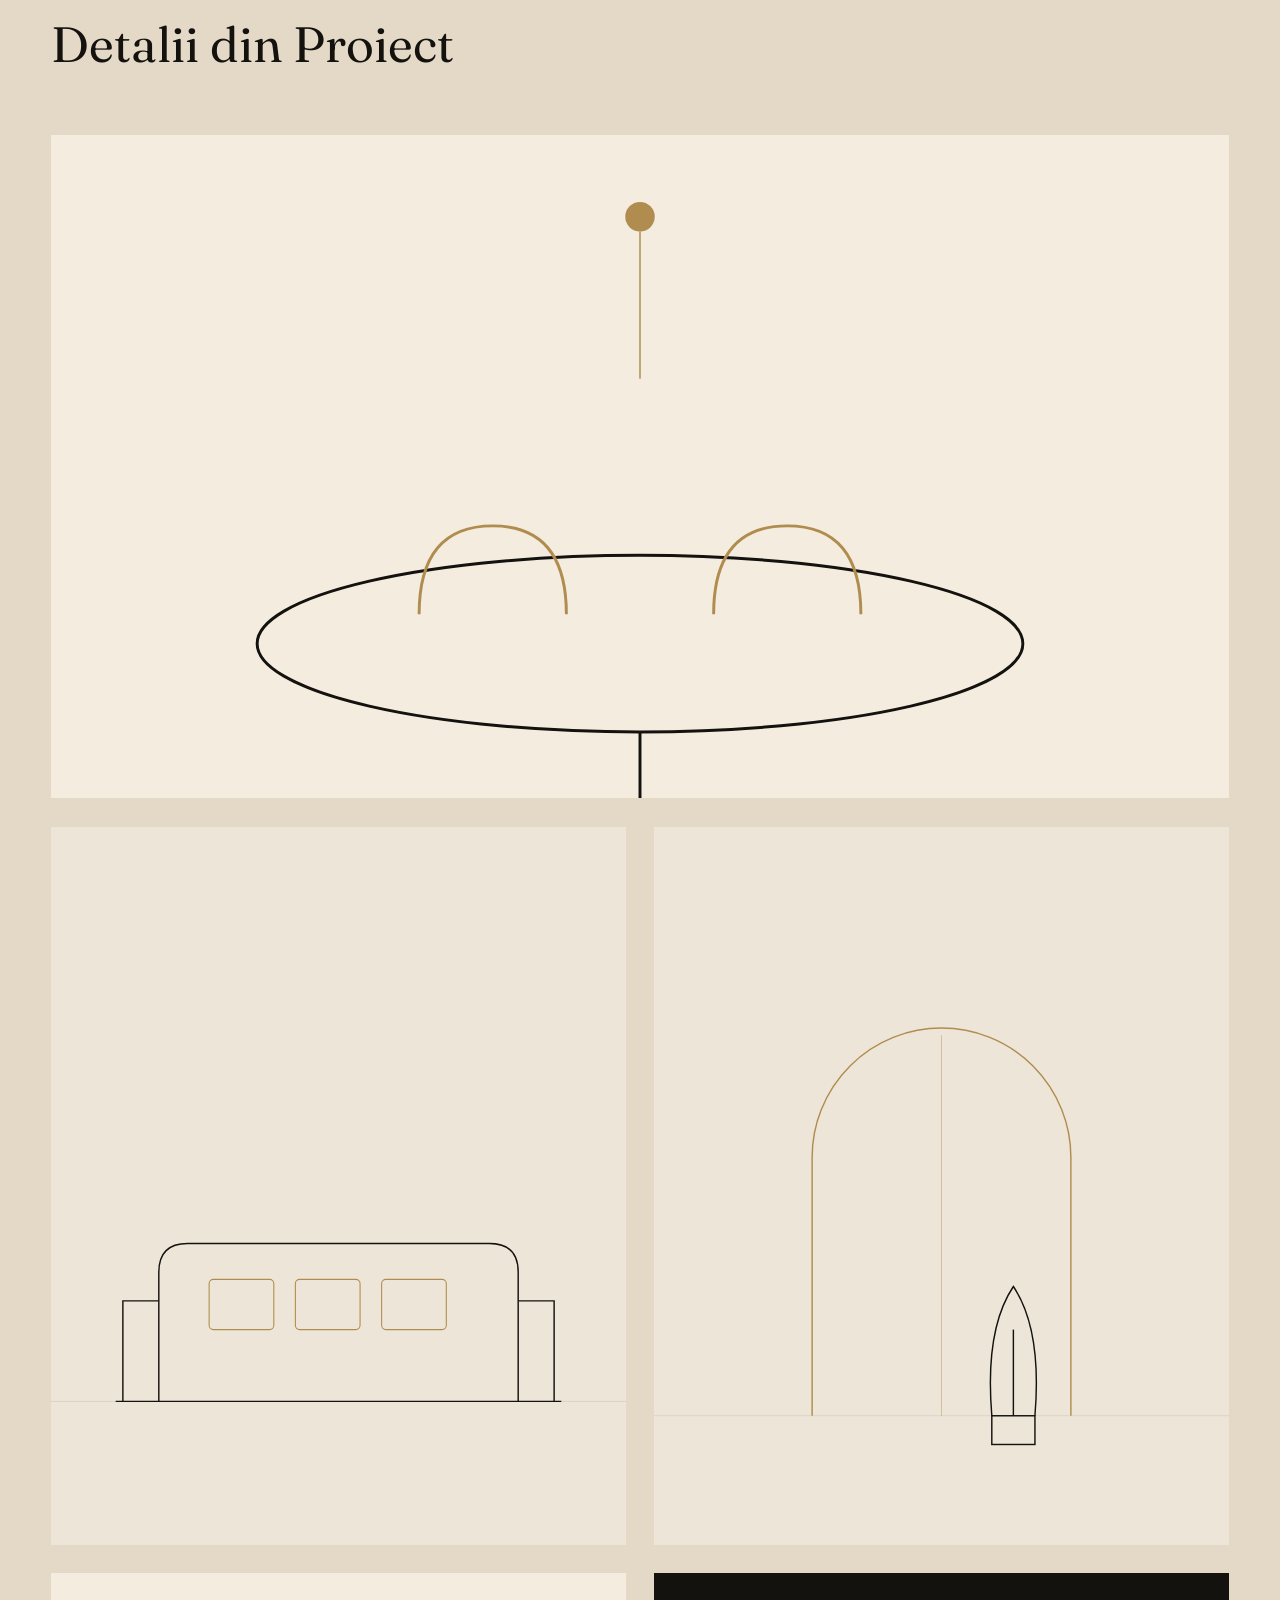
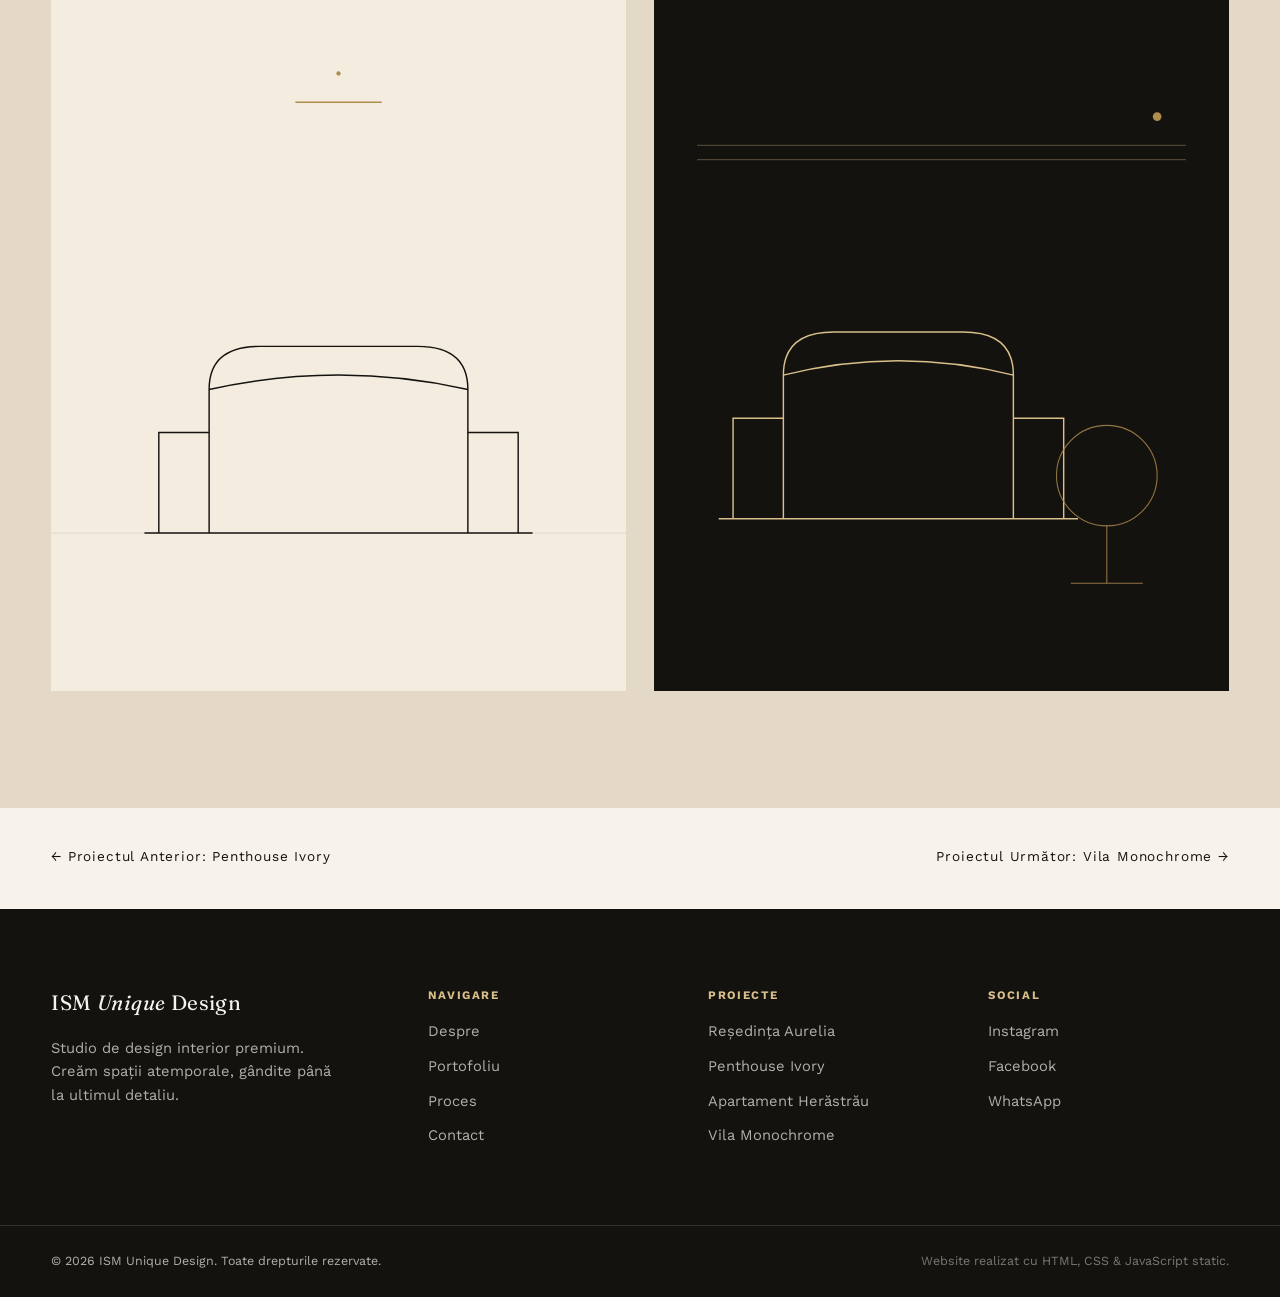
<file: projects/proiect-3.html>
<!DOCTYPE html>
<html lang="ro">
<head>
<meta charset="UTF-8">
<meta name="viewport" content="width=device-width, initial-scale=1.0">
<title>Apartament Herăstrău — ISM Unique Design</title>
<meta name="description" content="Apartament Herăstrău — un proiect rezidențial ISM Unique Design în București, cu o zonă de dining editorială și accente aurii.">
<link rel="icon" type="image/svg+xml" href="../images/favicon.svg">
<link rel="preconnect" href="https://fonts.googleapis.com">
<link rel="preconnect" href="https://fonts.gstatic.com" crossorigin>
<link href="https://fonts.googleapis.com/css2?family=Fraunces:ital,opsz,wght@0,9..144,300;0,9..144,380;0,9..144,500;1,9..144,400&family=Work+Sans:wght@300;400;500;600&display=swap" rel="stylesheet">
<link rel="stylesheet" href="../style.css">
</head>
<body>

<header class="site-header" id="siteHeader">
  <div class="wrap">
    <a href="../index.html" class="brand">ISM <em>Unique</em> Design<small>Studio de Design Interior</small></a>
    <nav>
      <ul class="nav-links" id="navLinks">
        <li><a class="link-underline" href="../index.html#acasa">Acasă</a></li>
        <li><a class="link-underline" href="../index.html#despre">Despre</a></li>
        <li><a class="link-underline" href="../index.html#portofoliu">Portofoliu</a></li>
        <li><a class="link-underline" href="../index.html#proces">Proces</a></li>
        <li><a class="link-underline" href="../index.html#testimoniale">Testimoniale</a></li>
        <li><a class="link-underline" href="../index.html#contact">Contact</a></li>
      </ul>
    </nav>
    <button class="nav-toggle" id="navToggle" aria-label="Deschide meniul" aria-expanded="false" aria-controls="navLinks">
      <span></span><span></span><span></span>
    </button>
  </div>
</header>

<main id="main">

  <section class="project-hero">
    <div class="hero-media">
      <img src="../images/motif-table-ivory.svg" alt="Zonă de dining, Apartament Herăstrău">
    </div>
    <div class="wrap hero-content">
      <span class="eyebrow">Rezidențial · București</span>
      <h1>Apartament<br><em>Herăstrău</em></h1>
    </div>
  </section>

  <div class="wrap breadcrumb" style="padding-block:1.2rem;">
    <a class="link-underline" href="../index.html">Acasă</a> / <a class="link-underline" href="../index.html#portofoliu">Portofoliu</a> / Apartament Herăstrău
  </div>

  <section class="project-meta-bar">
    <dl class="wrap" style="display:flex;flex-wrap:wrap;gap:clamp(1.5rem,4vw,3.5rem);padding-block:1.6rem;margin:0;">
      <div class="meta-item"><dt>Locație</dt><dd>București, Herăstrău</dd></div>
      <div class="meta-item"><dt>Suprafață</dt><dd>128 mp</dd></div>
      <div class="meta-item"><dt>An</dt><dd>2024</dd></div>
      <div class="meta-item"><dt>Servicii</dt><dd>Concept, Proiectare 3D</dd></div>
      <div class="meta-item"><dt>Durată</dt><dd>3 luni</dd></div>
    </dl>
  </section>

  <section class="section-pad">
    <div class="wrap project-intro">
      <div class="reveal">
        <span class="eyebrow">Concept</span>
      </div>
      <div class="reveal reveal-delay-1">
        <h2>O zonă de dining gândită ca punct central al casei.</h2>
        <p class="lede" style="margin-top:1.2rem;">Familia primește des invitați, așa că masa de dining a devenit inima proiectului — restul apartamentului a fost organizat în jurul ei.</p>
        <p style="margin-top:1.4rem; max-width: 62ch;">Am optat pentru o masă ovală din lemn masiv, scaune tapițate în catifea bej și un candelabru discret din alamă, poziționat exact deasupra centrului mesei. Bucătăria deschisă, finisată în tonuri de ivoire cu blat de piatră naturală, continuă aceeași paletă, pentru o tranziție lină între zonele de gătit și de socializare.</p>
        <p style="margin-top:1.1rem; max-width: 62ch;">Dormitoarele au primit un tratament mai intim, cu textile mai închise la culoare și iluminat cald, difuz.</p>
      </div>
    </div>
  </section>

  <section class="section-pad on-bej">
    <div class="wrap">
      <div class="section-head reveal">
        <div>
          <span class="eyebrow">Galerie</span>
          <h2>Detalii din Proiect</h2>
        </div>
      </div>
      <div class="project-gallery">
        <figure class="wide reveal"><img src="../images/motif-table-ivory.svg" alt="Masă de dining ovală cu scaune tapițate"></figure>
        <figure class="reveal"><img src="../images/motif-sofa-ivory.svg" alt="Canapea din zona de living"></figure>
        <figure class="reveal reveal-delay-1"><img src="../images/motif-window-ivory.svg" alt="Fereastră arcuită cu plantă, zona de living"></figure>
        <figure class="reveal"><img src="../images/motif-armchair-ivory.svg" alt="Fotoliu de citit"></figure>
        <figure class="reveal reveal-delay-1"><img src="../images/about-portrait.svg" alt="Colț de relaxare cu lampă circulară"></figure>
      </div>
    </div>
  </section>

  <nav class="wrap project-nav">
    <a class="link-underline" href="proiect-2.html">← Proiectul Anterior: Penthouse Ivory</a>
    <a class="link-underline" href="proiect-4.html">Proiectul Următor: Vila Monochrome →</a>
  </nav>

</main>

<footer class="site-footer">
  <div class="wrap footer-top">
    <div class="footer-brand">
      <a href="../index.html" class="brand">ISM <em>Unique</em> Design</a>
      <p>Studio de design interior premium. Creăm spații atemporale, gândite până la ultimul detaliu.</p>
    </div>
    <div class="footer-col">
      <h4>Navigare</h4>
      <ul>
        <li><a class="link-underline" href="../index.html#despre">Despre</a></li>
        <li><a class="link-underline" href="../index.html#portofoliu">Portofoliu</a></li>
        <li><a class="link-underline" href="../index.html#proces">Proces</a></li>
        <li><a class="link-underline" href="../index.html#contact">Contact</a></li>
      </ul>
    </div>
    <div class="footer-col">
      <h4>Proiecte</h4>
      <ul>
        <li><a class="link-underline" href="proiect-1.html">Reședința Aurelia</a></li>
        <li><a class="link-underline" href="proiect-2.html">Penthouse Ivory</a></li>
        <li><a class="link-underline" href="proiect-3.html">Apartament Herăstrău</a></li>
        <li><a class="link-underline" href="proiect-4.html">Vila Monochrome</a></li>
      </ul>
    </div>
    <div class="footer-col">
      <h4>Social</h4>
      <ul>
        <li><a class="link-underline" href="https://instagram.com/ismuniquedesign" target="_blank" rel="noopener">Instagram</a></li>
        <li><a class="link-underline" href="https://facebook.com/ismuniquedesign" target="_blank" rel="noopener">Facebook</a></li>
        <li><a class="link-underline" href="https://wa.me/40700000000" target="_blank" rel="noopener">WhatsApp</a></li>
      </ul>
    </div>
  </div>
  <div class="wrap footer-bottom">
    <span>© <span id="year"></span> ISM Unique Design. Toate drepturile rezervate.</span>
    <span class="made">Website realizat cu HTML, CSS &amp; JavaScript static.</span>
  </div>
</footer>

<button class="to-top" id="toTop" aria-label="Înapoi sus">↑</button>

<script src="../script.js"></script>
</body>
</html>
</file>
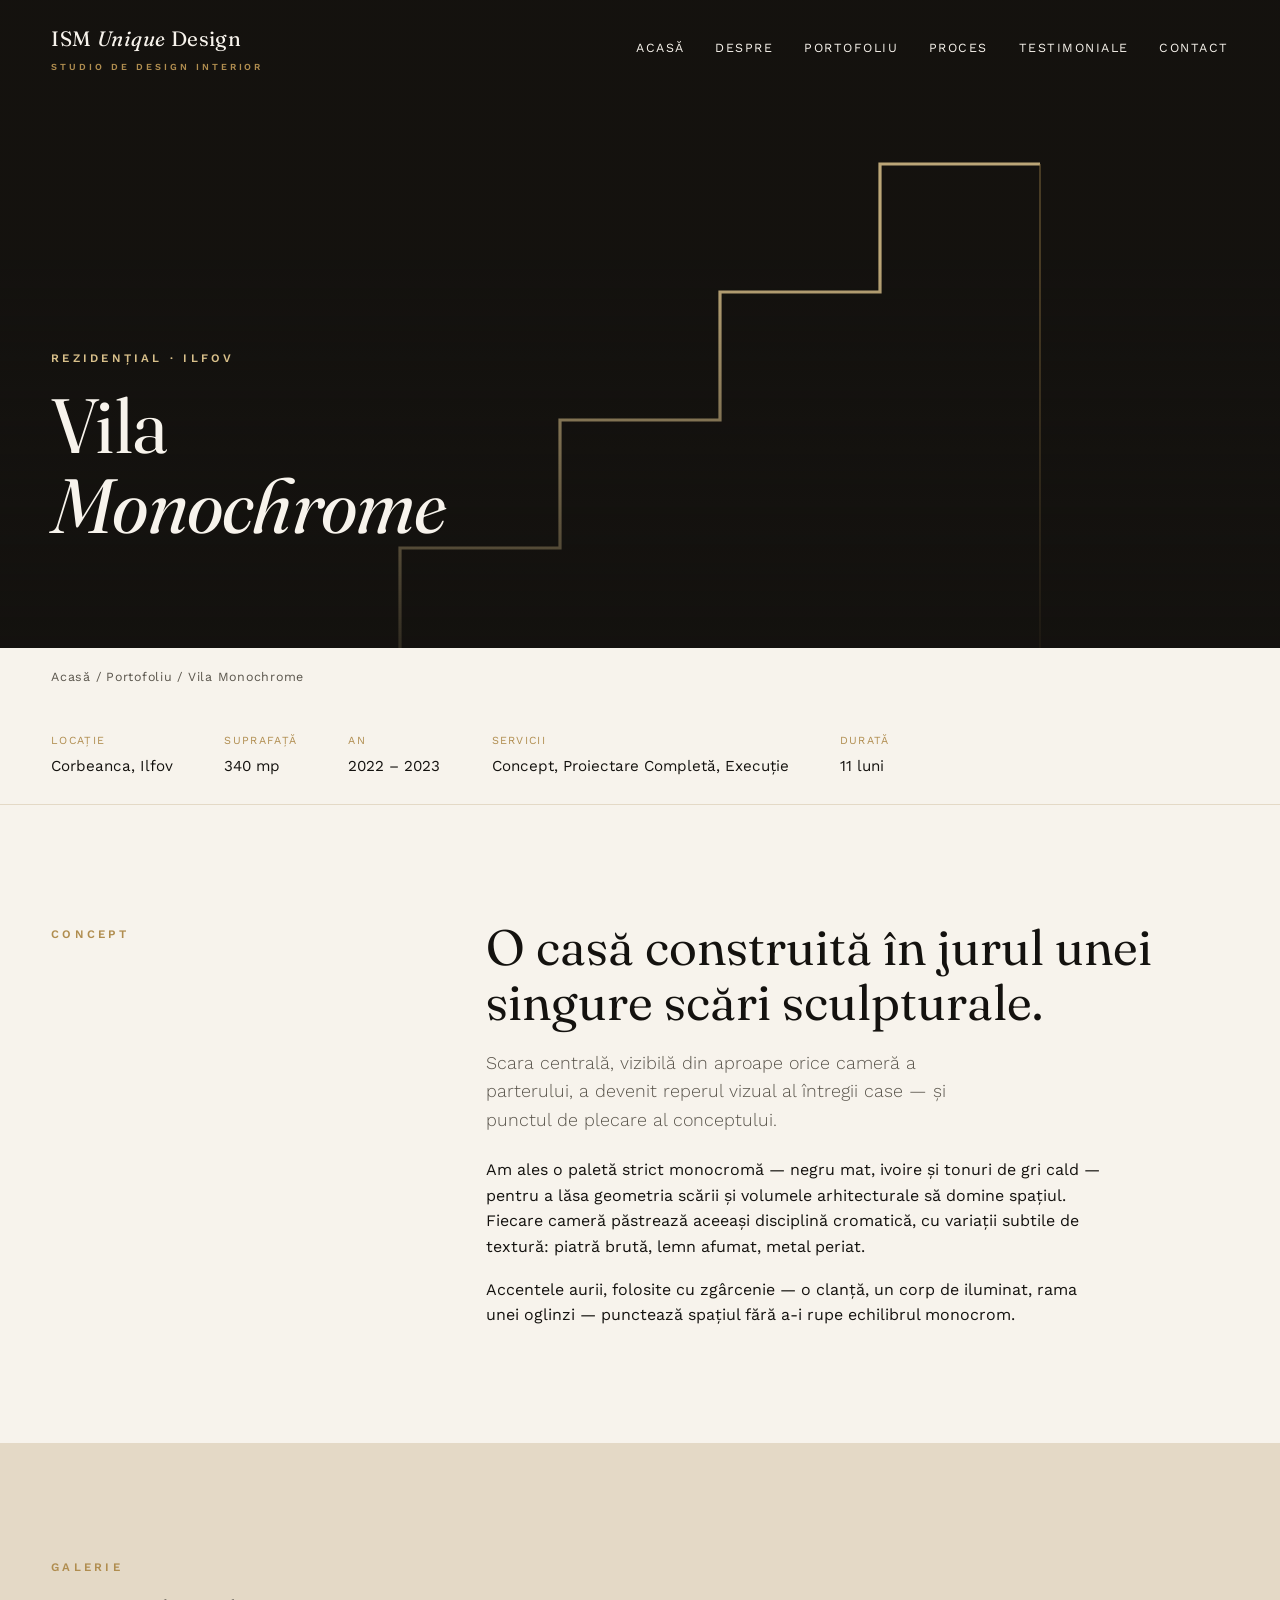
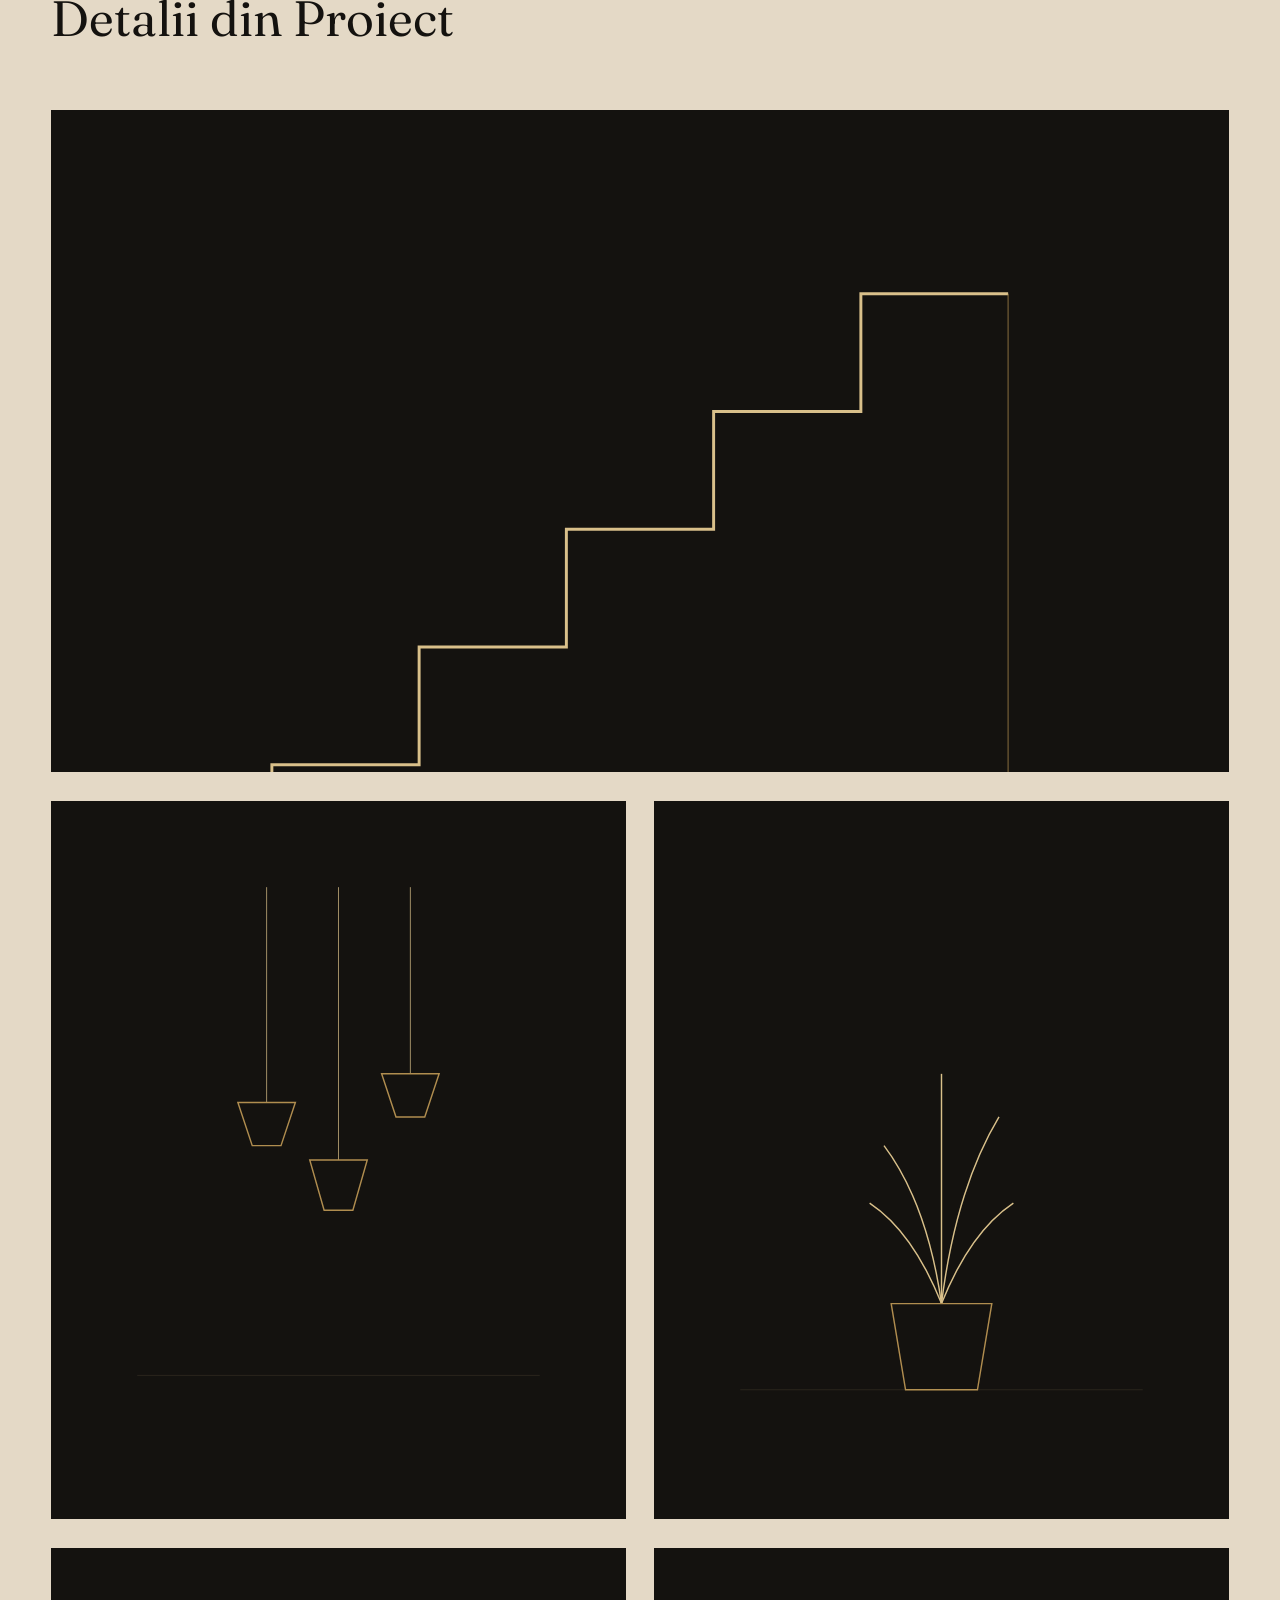
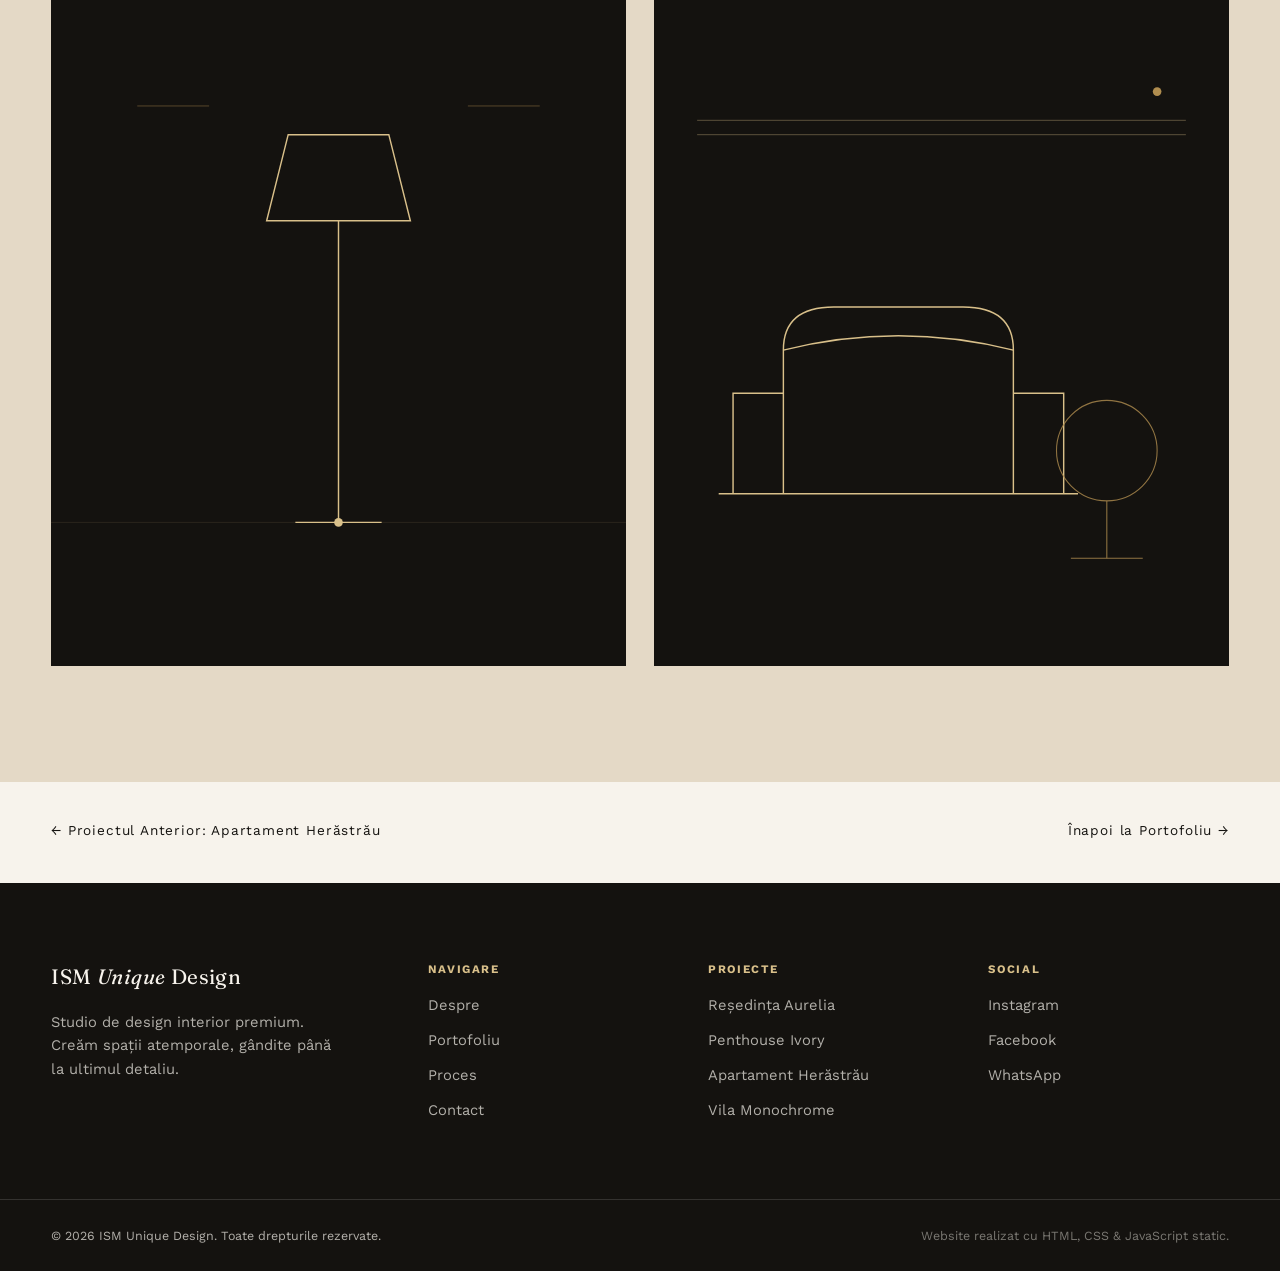
<file: projects/proiect-4.html>
<!DOCTYPE html>
<html lang="ro">
<head>
<meta charset="UTF-8">
<meta name="viewport" content="width=device-width, initial-scale=1.0">
<title>Vila Monochrome — ISM Unique Design</title>
<meta name="description" content="Vila Monochrome — un proiect rezidențial ISM Unique Design în Ilfov, cu o scară sculpturală și o paletă strict monocromă.">
<link rel="icon" type="image/svg+xml" href="../images/favicon.svg">
<link rel="preconnect" href="https://fonts.googleapis.com">
<link rel="preconnect" href="https://fonts.gstatic.com" crossorigin>
<link href="https://fonts.googleapis.com/css2?family=Fraunces:ital,opsz,wght@0,9..144,300;0,9..144,380;0,9..144,500;1,9..144,400&family=Work+Sans:wght@300;400;500;600&display=swap" rel="stylesheet">
<link rel="stylesheet" href="../style.css">
</head>
<body>

<header class="site-header" id="siteHeader">
  <div class="wrap">
    <a href="../index.html" class="brand">ISM <em>Unique</em> Design<small>Studio de Design Interior</small></a>
    <nav>
      <ul class="nav-links" id="navLinks">
        <li><a class="link-underline" href="../index.html#acasa">Acasă</a></li>
        <li><a class="link-underline" href="../index.html#despre">Despre</a></li>
        <li><a class="link-underline" href="../index.html#portofoliu">Portofoliu</a></li>
        <li><a class="link-underline" href="../index.html#proces">Proces</a></li>
        <li><a class="link-underline" href="../index.html#testimoniale">Testimoniale</a></li>
        <li><a class="link-underline" href="../index.html#contact">Contact</a></li>
      </ul>
    </nav>
    <button class="nav-toggle" id="navToggle" aria-label="Deschide meniul" aria-expanded="false" aria-controls="navLinks">
      <span></span><span></span><span></span>
    </button>
  </div>
</header>

<main id="main">

  <section class="project-hero">
    <div class="hero-media">
      <img src="../images/motif-staircase-black.svg" alt="Scară interioară sculpturală, Vila Monochrome">
    </div>
    <div class="wrap hero-content">
      <span class="eyebrow">Rezidențial · Ilfov</span>
      <h1>Vila<br><em>Monochrome</em></h1>
    </div>
  </section>

  <div class="wrap breadcrumb" style="padding-block:1.2rem;">
    <a class="link-underline" href="../index.html">Acasă</a> / <a class="link-underline" href="../index.html#portofoliu">Portofoliu</a> / Vila Monochrome
  </div>

  <section class="project-meta-bar">
    <dl class="wrap" style="display:flex;flex-wrap:wrap;gap:clamp(1.5rem,4vw,3.5rem);padding-block:1.6rem;margin:0;">
      <div class="meta-item"><dt>Locație</dt><dd>Corbeanca, Ilfov</dd></div>
      <div class="meta-item"><dt>Suprafață</dt><dd>340 mp</dd></div>
      <div class="meta-item"><dt>An</dt><dd>2022 – 2023</dd></div>
      <div class="meta-item"><dt>Servicii</dt><dd>Concept, Proiectare Completă, Execuție</dd></div>
      <div class="meta-item"><dt>Durată</dt><dd>11 luni</dd></div>
    </dl>
  </section>

  <section class="section-pad">
    <div class="wrap project-intro">
      <div class="reveal">
        <span class="eyebrow">Concept</span>
      </div>
      <div class="reveal reveal-delay-1">
        <h2>O casă construită în jurul unei singure scări sculpturale.</h2>
        <p class="lede" style="margin-top:1.2rem;">Scara centrală, vizibilă din aproape orice cameră a parterului, a devenit reperul vizual al întregii case — și punctul de plecare al conceptului.</p>
        <p style="margin-top:1.4rem; max-width: 62ch;">Am ales o paletă strict monocromă — negru mat, ivoire și tonuri de gri cald — pentru a lăsa geometria scării și volumele arhitecturale să domine spațiul. Fiecare cameră păstrează aceeași disciplină cromatică, cu variații subtile de textură: piatră brută, lemn afumat, metal periat.</p>
        <p style="margin-top:1.1rem; max-width: 62ch;">Accentele aurii, folosite cu zgârcenie — o clanță, un corp de iluminat, rama unei oglinzi — punctează spațiul fără a-i rupe echilibrul monocrom.</p>
      </div>
    </div>
  </section>

  <section class="section-pad on-bej">
    <div class="wrap">
      <div class="section-head reveal">
        <div>
          <span class="eyebrow">Galerie</span>
          <h2>Detalii din Proiect</h2>
        </div>
      </div>
      <div class="project-gallery">
        <figure class="wide reveal"><img src="../images/motif-staircase-black.svg" alt="Scară interioară sculpturală, vedere generală"></figure>
        <figure class="reveal"><img src="../images/motif-pendant-black.svg" alt="Corpuri de iluminat suspendate"></figure>
        <figure class="reveal reveal-delay-1"><img src="../images/motif-plant-black.svg" alt="Plantă în ghiveci, zona de la baza scării"></figure>
        <figure class="reveal"><img src="../images/motif-lamp-black.svg" alt="Lampă de podea, living"></figure>
        <figure class="reveal reveal-delay-1"><img src="../images/about-portrait.svg" alt="Colț de relaxare cu fotoliu"></figure>
      </div>
    </div>
  </section>

  <nav class="wrap project-nav">
    <a class="link-underline" href="proiect-3.html">← Proiectul Anterior: Apartament Herăstrău</a>
    <a class="link-underline" href="../index.html#portofoliu">Înapoi la Portofoliu →</a>
  </nav>

</main>

<footer class="site-footer">
  <div class="wrap footer-top">
    <div class="footer-brand">
      <a href="../index.html" class="brand">ISM <em>Unique</em> Design</a>
      <p>Studio de design interior premium. Creăm spații atemporale, gândite până la ultimul detaliu.</p>
    </div>
    <div class="footer-col">
      <h4>Navigare</h4>
      <ul>
        <li><a class="link-underline" href="../index.html#despre">Despre</a></li>
        <li><a class="link-underline" href="../index.html#portofoliu">Portofoliu</a></li>
        <li><a class="link-underline" href="../index.html#proces">Proces</a></li>
        <li><a class="link-underline" href="../index.html#contact">Contact</a></li>
      </ul>
    </div>
    <div class="footer-col">
      <h4>Proiecte</h4>
      <ul>
        <li><a class="link-underline" href="proiect-1.html">Reședința Aurelia</a></li>
        <li><a class="link-underline" href="proiect-2.html">Penthouse Ivory</a></li>
        <li><a class="link-underline" href="proiect-3.html">Apartament Herăstrău</a></li>
        <li><a class="link-underline" href="proiect-4.html">Vila Monochrome</a></li>
      </ul>
    </div>
    <div class="footer-col">
      <h4>Social</h4>
      <ul>
        <li><a class="link-underline" href="https://instagram.com/ismuniquedesign" target="_blank" rel="noopener">Instagram</a></li>
        <li><a class="link-underline" href="https://facebook.com/ismuniquedesign" target="_blank" rel="noopener">Facebook</a></li>
        <li><a class="link-underline" href="https://wa.me/40700000000" target="_blank" rel="noopener">WhatsApp</a></li>
      </ul>
    </div>
  </div>
  <div class="wrap footer-bottom">
    <span>© <span id="year"></span> ISM Unique Design. Toate drepturile rezervate.</span>
    <span class="made">Website realizat cu HTML, CSS &amp; JavaScript static.</span>
  </div>
</footer>

<button class="to-top" id="toTop" aria-label="Înapoi sus">↑</button>

<script src="../script.js"></script>
</body>
</html>
</file>
<file: style.css>
/* =========================================================
   ISM Unique Design — Stylesheet
   Studio de design interior — editorial, premium, minimalist
   ========================================================= */

/* ---------- Design tokens ---------- */
:root{
  --c-ivory: #F7F3EC;
  --c-ivory-deep: #EDE6D8;
  --c-bej: #E4D9C6;
  --c-black: #14120F;
  --c-charcoal: #33302A;
  --c-charcoal-soft: #5A554C;
  --c-gold: #B08D4F;
  --c-gold-light: #D9C08A;
  --c-white: #FFFFFF;

  --font-display: "Fraunces", "Iowan Old Style", Georgia, serif;
  --font-body: "Work Sans", "Helvetica Neue", Arial, sans-serif;

  --container: 1280px;
  --gutter: clamp(1.25rem, 4vw, 4rem);

  --dur-fast: 220ms;
  --dur-med: 560ms;
  --dur-slow: 1000ms;
  --ease: cubic-bezier(.22,.61,.36,1);
}

/* ---------- Reset ---------- */
*, *::before, *::after{ box-sizing: border-box; }
html{ scroll-behavior: smooth; }
body{
  margin: 0;
  background: var(--c-ivory);
  color: var(--c-black);
  font-family: var(--font-body);
  font-weight: 400;
  line-height: 1.6;
  -webkit-font-smoothing: antialiased;
}
img{ max-width: 100%; display: block; }
a{ color: inherit; text-decoration: none; }
ul{ list-style: none; margin: 0; padding: 0; }
h1,h2,h3,h4,p,figure{ margin: 0; }
button, input, textarea{ font-family: inherit; font-size: inherit; color: inherit; }

@media (prefers-reduced-motion: reduce){
  html{ scroll-behavior: auto; }
  *, *::before, *::after{
    animation-duration: 0.001ms !important;
    animation-iteration-count: 1 !important;
    transition-duration: 0.001ms !important;
    scroll-behavior: auto !important;
  }
}

:focus-visible{
  outline: 2px solid var(--c-gold);
  outline-offset: 3px;
}

/* ---------- Typography ---------- */
.eyebrow{
  font-family: var(--font-body);
  font-size: 0.72rem;
  letter-spacing: 0.28em;
  text-transform: uppercase;
  color: var(--c-gold);
  font-weight: 600;
}
h1, .h1{
  font-family: var(--font-display);
  font-weight: 380;
  font-size: clamp(2.6rem, 6vw, 5.2rem);
  line-height: 1.04;
  letter-spacing: -0.01em;
}
h2, .h2{
  font-family: var(--font-display);
  font-weight: 380;
  font-size: clamp(2rem, 4vw, 3.1rem);
  line-height: 1.1;
}
h3, .h3{
  font-family: var(--font-display);
  font-weight: 400;
  font-size: clamp(1.3rem, 2vw, 1.7rem);
  line-height: 1.25;
}
.lede{
  font-size: clamp(1.05rem, 1.4vw, 1.25rem);
  color: var(--c-charcoal-soft);
  font-weight: 300;
  max-width: 46ch;
}
em, .italic{
  font-family: var(--font-display);
  font-style: italic;
  font-weight: 400;
}
.serif-num{
  font-family: var(--font-display);
  font-style: italic;
}

/* ---------- Layout helpers ---------- */
.wrap{
  max-width: var(--container);
  margin-inline: auto;
  padding-inline: var(--gutter);
}
section{ position: relative; }
.section-pad{ padding-block: clamp(4.5rem, 9vw, 8.5rem); }
.divider{
  display: block;
  height: 20px;
  width: 200px;
  margin-block: 2.5rem;
  opacity: 0.9;
}
.divider.center{ margin-inline: auto; }
.on-dark{ background: var(--c-black); color: var(--c-ivory); }
.on-dark .lede{ color: rgba(247,243,236,0.72); }
.on-bej{ background: var(--c-bej); }

/* fade-up reveal, toggled by JS via IntersectionObserver */
.reveal{
  opacity: 0;
  transform: translateY(28px);
  transition: opacity var(--dur-slow) var(--ease), transform var(--dur-slow) var(--ease);
}
.reveal.is-visible{ opacity: 1; transform: none; }
.reveal-delay-1{ transition-delay: 90ms; }
.reveal-delay-2{ transition-delay: 180ms; }
.reveal-delay-3{ transition-delay: 270ms; }

/* ---------- Buttons & links ---------- */
.btn{
  display: inline-flex;
  align-items: center;
  gap: 0.6em;
  padding: 0.95em 2em;
  border: 1px solid currentColor;
  font-size: 0.82rem;
  letter-spacing: 0.14em;
  text-transform: uppercase;
  font-weight: 600;
  transition: background var(--dur-fast) var(--ease), color var(--dur-fast) var(--ease), border-color var(--dur-fast) var(--ease);
  cursor: pointer;
  background: transparent;
}
.btn-dark{ color: var(--c-black); }
.btn-dark:hover{ background: var(--c-black); color: var(--c-ivory); }
.btn-light{ color: var(--c-ivory); border-color: var(--c-gold-light); }
.btn-light:hover{ background: var(--c-gold-light); color: var(--c-black); }
.btn-gold{ color: var(--c-black); background: var(--c-gold); border-color: var(--c-gold); }
.btn-gold:hover{ background: transparent; color: var(--c-black); }

.link-underline{
  position: relative;
  padding-bottom: 0.2em;
}
.link-underline::after{
  content: "";
  position: absolute;
  left: 0; right: 100%;
  bottom: 0;
  height: 1px;
  background: currentColor;
  transition: right var(--dur-med) var(--ease);
}
.link-underline:hover::after, .link-underline:focus-visible::after{ right: 0; }

/* ---------- Header / Nav ---------- */
.site-header{
  position: fixed;
  inset: 0 0 auto 0;
  z-index: 100;
  padding-block: 1.4rem;
  transition: background var(--dur-fast) var(--ease), padding var(--dur-fast) var(--ease), box-shadow var(--dur-fast) var(--ease);
}
.site-header .wrap{
  display: flex;
  align-items: center;
  justify-content: space-between;
}
.site-header.is-scrolled{
  background: rgba(247,243,236,0.92);
  backdrop-filter: saturate(140%) blur(10px);
  padding-block: 0.85rem;
  box-shadow: 0 1px 0 rgba(20,18,15,0.08);
}
.brand{
  font-family: var(--font-display);
  font-size: 1.3rem;
  letter-spacing: 0.02em;
  color: var(--c-ivory);
  transition: color var(--dur-fast) var(--ease);
}
.site-header.is-scrolled .brand{ color: var(--c-black); }
.brand small{
  display: block;
  font-family: var(--font-body);
  font-size: 0.58rem;
  letter-spacing: 0.32em;
  text-transform: uppercase;
  color: var(--c-gold);
  font-weight: 600;
  margin-top: 0.25rem;
}
.nav-links{
  display: flex;
  gap: clamp(1.2rem, 2.4vw, 2.6rem);
  font-size: 0.78rem;
  letter-spacing: 0.12em;
  text-transform: uppercase;
  color: var(--c-ivory);
  transition: color var(--dur-fast) var(--ease);
}
.site-header.is-scrolled .nav-links{ color: var(--c-black); }
.nav-toggle{
  display: none;
  background: none;
  border: none;
  cursor: pointer;
  width: 30px; height: 22px;
  position: relative;
  z-index: 210;
}
.nav-toggle span{
  position: absolute; left: 0; right: 0; height: 1px;
  background: var(--c-ivory);
  transition: transform var(--dur-fast) var(--ease), opacity var(--dur-fast) var(--ease), background var(--dur-fast) var(--ease);
}
.site-header.is-scrolled .nav-toggle span{ background: var(--c-black); }
.nav-toggle span:nth-child(1){ top: 0; }
.nav-toggle span:nth-child(2){ top: 10px; }
.nav-toggle span:nth-child(3){ top: 20px; }
body.nav-open .nav-toggle span{ background: var(--c-ivory); }
body.nav-open .nav-toggle span:nth-child(1){ transform: translateY(10px) rotate(45deg); }
body.nav-open .nav-toggle span:nth-child(2){ opacity: 0; }
body.nav-open .nav-toggle span:nth-child(3){ transform: translateY(-10px) rotate(-45deg); }

/* ---------- Hero ---------- */
.hero{
  min-height: 100svh;
  display: flex;
  align-items: flex-end;
  position: relative;
  background: var(--c-black);
  overflow: hidden;
}
.hero-media{
  position: absolute; inset: 0;
  z-index: 0;
}
.hero-media img{
  width: 100%; height: 100%; object-fit: cover;
  transform: scale(1.08);
  animation: heroZoom 12s var(--ease) forwards;
}
@keyframes heroZoom{ to{ transform: scale(1); } }
.hero-media::after{
  content: "";
  position: absolute; inset: 0;
  background: linear-gradient(180deg, rgba(20,18,15,0.15) 0%, rgba(20,18,15,0.15) 40%, rgba(20,18,15,0.86) 100%);
}
.hero-content{
  position: relative; z-index: 1;
  padding-block: clamp(4rem, 12vw, 7rem) clamp(3rem, 8vw, 5rem);
  color: var(--c-ivory);
  width: 100%;
}
.hero-content .eyebrow{ color: var(--c-gold-light); }
.hero-content h1{
  margin-block: 1rem 1.4rem;
  max-width: 16ch;
  opacity: 0;
  animation: heroRise var(--dur-slow) var(--ease) 300ms forwards;
}
.hero-content .lede{
  color: rgba(247,243,236,0.78);
  opacity: 0;
  animation: heroRise var(--dur-slow) var(--ease) 550ms forwards;
}
.hero-actions{
  margin-top: 2.2rem;
  display: flex;
  gap: 1rem;
  flex-wrap: wrap;
  opacity: 0;
  animation: heroRise var(--dur-slow) var(--ease) 750ms forwards;
}
@keyframes heroRise{
  from{ opacity: 0; transform: translateY(22px); }
  to{ opacity: 1; transform: translateY(0); }
}
.hero-scroll{
  position: absolute;
  right: var(--gutter);
  bottom: 2.4rem;
  z-index: 1;
  writing-mode: vertical-rl;
  color: var(--c-ivory);
  font-size: 0.72rem;
  letter-spacing: 0.2em;
  text-transform: uppercase;
  display: flex;
  align-items: center;
  gap: 0.8rem;
  opacity: 0.8;
}
.hero-scroll::after{
  content: "";
  width: 1px; height: 46px;
  background: var(--c-gold-light);
  display: block;
}

/* ---------- Palette swatch signature ---------- */
.swatch-strip{
  display: flex;
  height: 10px;
  width: 180px;
}
.swatch-strip span{ flex: 1; }
.swatch-strip .s-ivory{ background: var(--c-ivory); }
.swatch-strip .s-bej{ background: var(--c-bej); }
.swatch-strip .s-black{ background: var(--c-black); }
.swatch-strip .s-gold{ background: var(--c-gold); }

/* ---------- About ---------- */
.about-grid{
  display: grid;
  grid-template-columns: 0.9fr 1.1fr;
  gap: clamp(2rem, 6vw, 5rem);
  align-items: center;
}
.about-media{
  overflow: hidden;
  aspect-ratio: 4 / 5;
}
.about-media img{
  width: 100%; height: 100%; object-fit: cover;
  transition: transform 900ms var(--ease);
}
.about-media:hover img{ transform: scale(1.045); }
.about-text .eyebrow{ margin-bottom: 1.1rem; display: block; }
.about-text h2{ margin-bottom: 1.6rem; }
.about-text p + p{ margin-top: 1.1rem; }
.about-stats{
  display: grid;
  grid-template-columns: repeat(3, auto);
  gap: clamp(1.5rem, 4vw, 3rem);
  margin-top: 2.6rem;
  padding-top: 2.2rem;
  border-top: 1px solid rgba(20,18,15,0.14);
}
.about-stats .num{
  font-family: var(--font-display);
  font-style: italic;
  font-size: clamp(1.8rem, 3vw, 2.4rem);
  color: var(--c-gold);
  display: block;
}
.about-stats .label{
  font-size: 0.72rem;
  letter-spacing: 0.1em;
  text-transform: uppercase;
  color: var(--c-charcoal-soft);
}

/* ---------- Portfolio grid ---------- */
.section-head{
  display: flex;
  justify-content: space-between;
  align-items: flex-end;
  gap: 2rem;
  margin-bottom: clamp(2.5rem, 5vw, 4rem);
  flex-wrap: wrap;
}
.section-head .eyebrow{ display:block; margin-bottom: 0.9rem; }
.portfolio-grid{
  display: grid;
  grid-template-columns: repeat(2, 1fr);
  gap: clamp(1.2rem, 2.5vw, 2.4rem);
}
.project-card{
  display: block;
  position: relative;
  overflow: hidden;
}
.project-card:nth-child(3n+1){ grid-column: span 2; }
.project-card .card-media{
  aspect-ratio: 16/10.5;
  overflow: hidden;
  position: relative;
  background: var(--c-bej);
}
.project-card:nth-child(3n+1) .card-media{ aspect-ratio: 16/8.5; }
.project-card img{
  width: 100%; height: 100%; object-fit: cover;
  transition: transform 900ms var(--ease), filter 900ms var(--ease);
}
.project-card:hover img{ transform: scale(1.06); }
.card-media::before{
  content: "";
  position: absolute; inset: 0;
  background: linear-gradient(180deg, rgba(20,18,15,0) 55%, rgba(20,18,15,0.55) 100%);
  opacity: 0;
  transition: opacity var(--dur-fast) var(--ease);
}
.project-card:hover .card-media::before{ opacity: 1; }
.card-caption{
  display: flex;
  justify-content: space-between;
  align-items: baseline;
  padding-top: 1.1rem;
}
.card-caption h3{ font-size: 1.25rem; }
.card-caption .cat{
  font-size: 0.7rem;
  letter-spacing: 0.14em;
  text-transform: uppercase;
  color: var(--c-gold);
}
.card-view{
  position: absolute;
  left: 1.4rem; bottom: 1.2rem;
  color: var(--c-ivory);
  font-size: 0.72rem;
  letter-spacing: 0.14em;
  text-transform: uppercase;
  opacity: 0;
  transform: translateY(10px);
  transition: opacity var(--dur-fast) var(--ease), transform var(--dur-fast) var(--ease);
}
.project-card:hover .card-view{ opacity: 1; transform: translateY(0); }

/* ---------- Process ---------- */
.process-list{
  display: grid;
  gap: 0;
}
.process-item{
  display: grid;
  grid-template-columns: 5rem 1fr;
  gap: clamp(1.2rem, 4vw, 3rem);
  padding-block: 2.2rem;
  border-top: 1px solid rgba(247,243,236,0.16);
  align-items: baseline;
}
.process-item:last-child{ border-bottom: 1px solid rgba(247,243,236,0.16); }
.process-num{
  font-family: var(--font-display);
  font-style: italic;
  font-size: clamp(1.6rem, 2.6vw, 2.1rem);
  color: var(--c-gold-light);
}
.process-body h3{ margin-bottom: 0.6rem; }
.process-body p{ color: rgba(247,243,236,0.72); max-width: 60ch; }

/* ---------- Testimonials ---------- */
.testi-track{
  display: grid;
  grid-template-columns: repeat(3, 1fr);
  gap: clamp(1.4rem, 3vw, 2.4rem);
}
.testi-card{
  background: var(--c-ivory);
  padding: clamp(1.8rem, 3vw, 2.6rem);
  border: 1px solid var(--c-bej);
  display: flex;
  flex-direction: column;
  gap: 1.4rem;
}
.testi-quote{
  font-family: var(--font-display);
  font-style: italic;
  font-size: 1.12rem;
  line-height: 1.5;
  color: var(--c-black);
}
.testi-quote::before{ content: "\201C"; color: var(--c-gold); }
.testi-quote::after{ content: "\201D"; color: var(--c-gold); }
.testi-who{
  display: flex;
  align-items: center;
  gap: 0.9rem;
  margin-top: auto;
}
.testi-mark{
  width: 34px; height: 34px;
  border: 1px solid var(--c-gold);
  border-radius: 50%;
  display: flex; align-items: center; justify-content: center;
  font-family: var(--font-display);
  font-style: italic;
  color: var(--c-gold);
  font-size: 0.95rem;
  flex-shrink: 0;
}
.testi-name{ font-weight: 600; font-size: 0.9rem; }
.testi-project{ font-size: 0.76rem; color: var(--c-charcoal-soft); }

/* ---------- Contact ---------- */
.contact-grid{
  display: grid;
  grid-template-columns: 1fr 1.15fr;
  gap: clamp(2.5rem, 6vw, 5rem);
}
.contact-info .eyebrow{ display: block; margin-bottom: 1.1rem; }
.contact-info h2{ margin-bottom: 1.4rem; }
.contact-details{ margin-top: 2.4rem; display: grid; gap: 1.2rem; }
.contact-details dt{
  font-size: 0.7rem;
  letter-spacing: 0.14em;
  text-transform: uppercase;
  color: var(--c-gold);
  margin-bottom: 0.3rem;
}
.contact-details dd{ margin: 0; font-size: 1.02rem; }
.social-row{
  display: flex;
  gap: 1.1rem;
  margin-top: 2.2rem;
}
.social-row a{
  width: 46px; height: 46px;
  border: 1px solid var(--c-black);
  border-radius: 50%;
  display: flex; align-items: center; justify-content: center;
  transition: background var(--dur-fast) var(--ease), color var(--dur-fast) var(--ease), transform var(--dur-fast) var(--ease);
}
.social-row a:hover{ background: var(--c-black); color: var(--c-ivory); transform: translateY(-3px); }
.social-row svg{ width: 18px; height: 18px; }

.form-field{ position: relative; margin-bottom: 1.7rem; }
.form-field label{
  display: block;
  font-size: 0.72rem;
  letter-spacing: 0.12em;
  text-transform: uppercase;
  color: var(--c-charcoal-soft);
  margin-bottom: 0.5rem;
}
.form-field input,
.form-field textarea,
.form-field select{
  width: 100%;
  background: transparent;
  border: none;
  border-bottom: 1px solid rgba(20,18,15,0.25);
  padding-block: 0.65rem;
  font-size: 1rem;
  transition: border-color var(--dur-fast) var(--ease);
}
.form-field input:focus,
.form-field textarea:focus,
.form-field select:focus{
  outline: none;
  border-color: var(--c-gold);
}
.form-field textarea{ resize: vertical; min-height: 110px; }
.form-row{ display: grid; grid-template-columns: 1fr 1fr; gap: 1.4rem; }
.form-consent{
  display: flex; align-items: flex-start; gap: 0.7rem;
  font-size: 0.86rem;
  color: var(--c-charcoal-soft);
  margin-bottom: 1.8rem;
}
.form-consent input{ margin-top: 0.3rem; }
.form-status{
  font-size: 0.88rem;
  margin-top: 1rem;
  min-height: 1.4em;
}
.form-status.ok{ color: #5B7A4E; }
.form-status.err{ color: #A5453A; }

/* ---------- Footer ---------- */
.site-footer{
  background: var(--c-black);
  color: rgba(247,243,236,0.7);
}
.footer-top{
  display: grid;
  grid-template-columns: 1.4fr 1fr 1fr 1fr;
  gap: 2.5rem;
  padding-block: clamp(3rem, 6vw, 5rem);
  border-bottom: 1px solid rgba(247,243,236,0.14);
}
.footer-brand .brand{ color: var(--c-ivory); }
.footer-brand p{ margin-top: 1.1rem; max-width: 32ch; font-size: 0.92rem; }
.footer-col h4{
  font-size: 0.72rem;
  letter-spacing: 0.14em;
  text-transform: uppercase;
  color: var(--c-gold-light);
  margin-bottom: 1rem;
}
.footer-col ul{ display: grid; gap: 0.7rem; font-size: 0.92rem; }
.footer-bottom{
  display: flex;
  justify-content: space-between;
  align-items: center;
  padding-block: 1.6rem;
  font-size: 0.78rem;
  flex-wrap: wrap;
  gap: 0.8rem;
}
.footer-bottom .made{ color: rgba(247,243,236,0.45); }

/* ---------- Back to top ---------- */
.to-top{
  position: fixed;
  right: clamp(1rem, 3vw, 2.4rem);
  bottom: 1.6rem;
  z-index: 90;
  width: 46px; height: 46px;
  border-radius: 50%;
  border: 1px solid var(--c-gold);
  background: var(--c-ivory);
  color: var(--c-black);
  display: flex; align-items: center; justify-content: center;
  cursor: pointer;
  opacity: 0;
  transform: translateY(10px);
  pointer-events: none;
  transition: opacity var(--dur-fast) var(--ease), transform var(--dur-fast) var(--ease);
}
.to-top.is-visible{ opacity: 1; transform: none; pointer-events: auto; }

/* =========================================================
   Project detail pages
   ========================================================= */
.project-hero{
  min-height: 72svh;
  display: flex;
  align-items: flex-end;
  position: relative;
  background: var(--c-black);
  overflow: hidden;
}
.project-hero .hero-media img{ animation: heroZoom 10s var(--ease) forwards; }
.project-meta-bar{
  border-bottom: 1px solid var(--c-bej);
}
.project-meta-bar .wrap{
  display: flex;
  flex-wrap: wrap;
  gap: clamp(1.5rem, 4vw, 3.5rem);
  padding-block: 1.6rem;
}
.meta-item dt{
  font-size: 0.68rem;
  letter-spacing: 0.12em;
  text-transform: uppercase;
  color: var(--c-gold);
  margin-bottom: 0.3rem;
}
.meta-item dd{ margin: 0; font-size: 0.95rem; }
.project-intro{
  display: grid;
  grid-template-columns: 0.5fr 1fr;
  gap: clamp(2rem, 5vw, 4rem);
}
.project-gallery{
  display: grid;
  grid-template-columns: repeat(2, 1fr);
  gap: clamp(1rem, 2.5vw, 1.8rem);
}
.project-gallery figure{ overflow: hidden; }
.project-gallery img{ width: 100%; height: 100%; object-fit: cover; aspect-ratio: 4/5; transition: transform 900ms var(--ease); }
.project-gallery figure:hover img{ transform: scale(1.04); }
.project-gallery .wide{ grid-column: span 2; }
.project-gallery .wide img{ aspect-ratio: 16/9; }
.project-nav{
  display: flex;
  justify-content: space-between;
  align-items: center;
  gap: 1.5rem;
  padding-block: 2.4rem;
  border-top: 1px solid var(--c-bej);
  flex-wrap: wrap;
}
.project-nav a{ font-size: 0.85rem; letter-spacing: 0.06em; }
.breadcrumb{
  font-size: 0.78rem;
  letter-spacing: 0.06em;
  color: var(--c-charcoal-soft);
}
.breadcrumb a:hover{ color: var(--c-gold); }

/* ---------- Responsive ---------- */
@media (max-width: 980px){
  .about-grid{ grid-template-columns: 1fr; }
  .about-media{ order: -1; aspect-ratio: 16/10; }
  .testi-track{ grid-template-columns: 1fr 1fr; }
  .contact-grid{ grid-template-columns: 1fr; }
  .footer-top{ grid-template-columns: 1fr 1fr; }
  .project-intro{ grid-template-columns: 1fr; }
}

@media (max-width: 720px){
  .nav-toggle{ display: block; }
  .nav-links{
    position: fixed; inset: 0;
    background: var(--c-black);
    color: var(--c-ivory);
    flex-direction: column;
    justify-content: center;
    align-items: center;
    gap: 2rem;
    font-size: 1.1rem;
    transform: translateY(-100%);
    transition: transform var(--dur-med) var(--ease);
    z-index: 200;
  }
  body.nav-open .nav-links{ transform: translateY(0); }
  .portfolio-grid{ grid-template-columns: 1fr; }
  .project-card, .project-card:nth-child(3n+1){ grid-column: span 1; }
  .project-card:nth-child(3n+1) .card-media{ aspect-ratio: 16/10.5; }
  .testi-track{ grid-template-columns: 1fr; }
  .form-row{ grid-template-columns: 1fr; }
  .footer-top{ grid-template-columns: 1fr; }
  .process-item{ grid-template-columns: 3rem 1fr; }
  .project-gallery{ grid-template-columns: 1fr; }
  .project-gallery .wide{ grid-column: span 1; }
}
</file>
